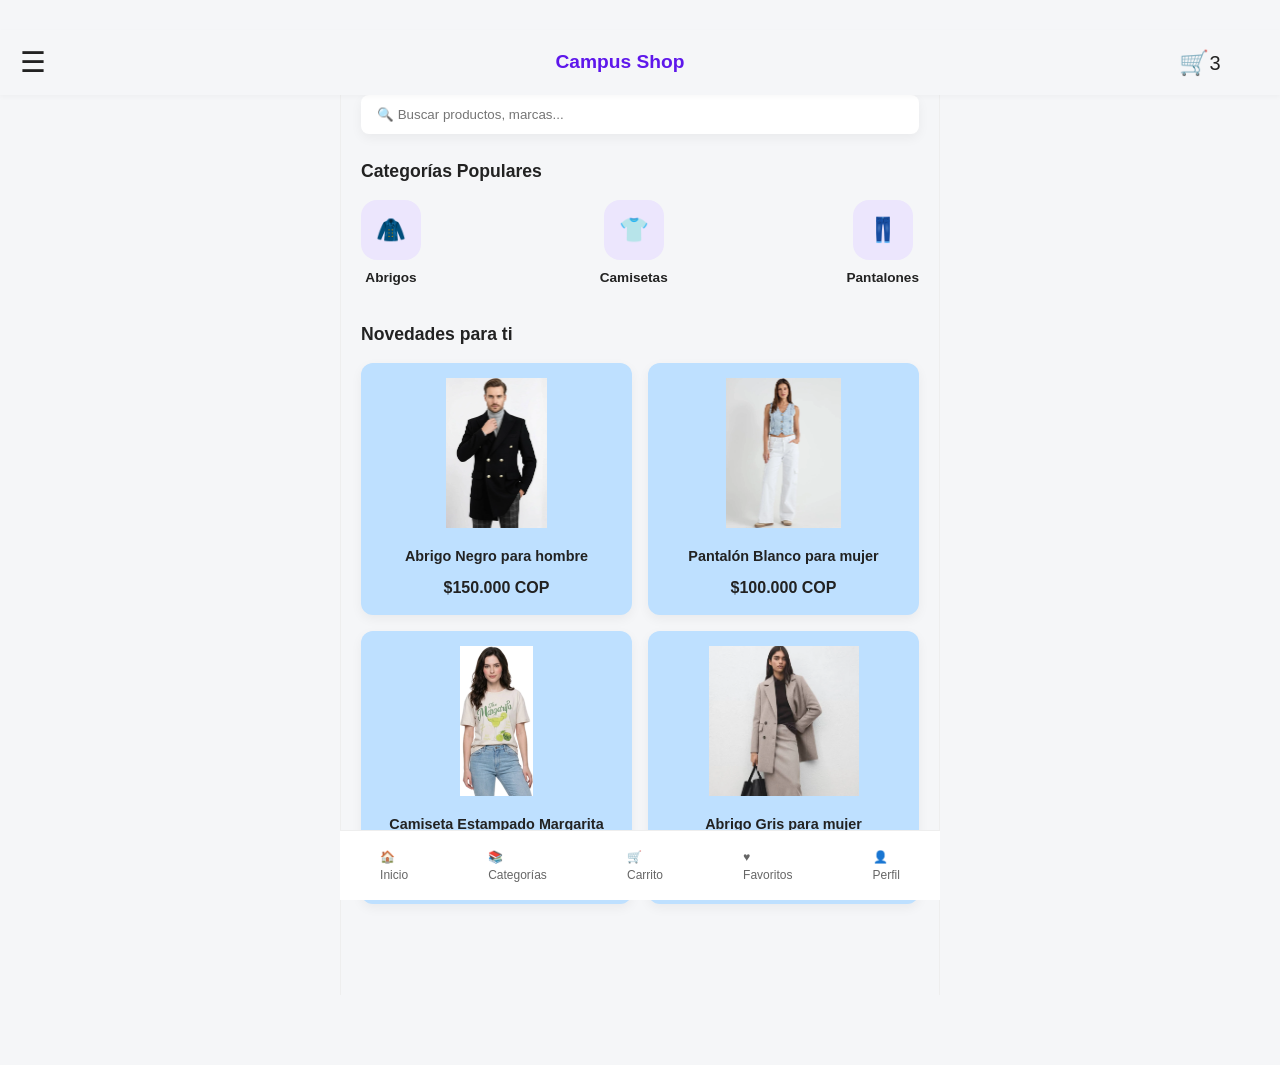
<file: index.html>
<!DOCTYPE html>
<html lang="en">
<head>
    <meta charset="UTF-8">
    <meta name="viewport" content="width=device-width, initial-scale=1.0">
    <link rel="stylesheet" href="css/base.css">
    <link rel="stylesheet" href="css/layout.css">
    <link rel="stylesheet" href="css/components.css">
    <link rel="stylesheet" href="css/responsive.css">
    <title>Campus Shop - Inicio</title>
</head>
<body>

    <header class="header-menu-lateral">
        <input type="checkbox" id="menu-lateral" class="menu-lateral-index">

        <nav class="sidebar">
            <div class="sidebar-header">
                <img src="images/139265002.png" alt="logo" class="sidebar-logo">
                <h2 class="titulo-menu">Campus Shop</h2>
                <label for="menu-lateral" class="btn-cerrar">x</label>
            </div>

            <ul class="menu-links">
                <li><a href="index.html">🏠<br>Inicio</a></li>
                <li><a href="catalogo.html">🛍️<br>Catálogo</a></li>
                <li><a href="historial.html">📦<br>Mis Pedidos</a></li>
                <li><a href="carrito.html">🛒<br>Carrito</a></li>
                <li><a href="perfil.html">👤<br>Perfil</a></li>
            </ul>
        </nav>

        <label for="menu-lateral" class="overlay"></label>
    </header>

    <header class="header-principal">
        <label for="menu-lateral" class="menu-logo">☰</label>
        <h1 class="titulo-index">Campus Shop</h1>
        <a href="carrito.html" class="carrito-logo">🛒 <sup>3</sup></a>
        <div class="header-spacer"></div>
    </header>

    <main class="main-content">
        <input type="text" class="search-bar" placeholder="🔍 Buscar productos, marcas...">

        <section>
            <h2 style="font-size: 1.1rem; margin-bottom: 16px;">Categorías Populares</h2>
            <div class="fila-categorias">
                <a href="catalogo.html#seccion-abrigos" class="tarjeta-categoria">
                    <div class="categoria-logo">🧥</div>
                    <span>Abrigos</span>
                </a>
                <a href="catalogo.html#seccion-camisetas" class="tarjeta-categoria">
                    <div class="categoria-logo">👕</div>
                    <span>Camisetas</span>
                </a>
                <a href="catalogo.html#seccion-pantalones" class="tarjeta-categoria">
                    <div class="categoria-logo">👖</div>
                    <span>Pantalones</span>
                </a>
            </div>
        </section>

        <section>
            <h2 style="font-size: 1.1rem; margin-bottom: 16px;">Novedades para ti</h2>
            <div class="productos-novedades">
                <article class="tarjeta-producto">
                    <img src="images/abrigo5.png" alt="Abrigo" class="imagen-producto">
                    <h3 class="titulo-producto">Abrigo Negro para hombre</h3>
                    <p class="precio-producto">$150.000 COP</p>
                </article>

                <article class="tarjeta-producto">
                    <img src="images/pantalon1.png" alt="Pantalon" class="imagen-producto">
                    <h3 class="titulo-producto">Pantalón Blanco para mujer</h3>
                    <p class="precio-producto">$100.000 COP</p>
                </article>

                <article class="tarjeta-producto">
                    <img src="images/camiseta3.png" alt="Camiseta" class="imagen-producto">
                    <h3 class="titulo-producto">Camiseta Estampado Margarita para mujer</h3>
                    <p class="precio-producto">$50.000 COP</p>
                </article>

                <article class="tarjeta-producto">
                    <img src="images/abrigo1.png" alt="Abrigo" class="imagen-producto">
                    <h3 class="titulo-producto">Abrigo Gris para mujer</h3>
                    <p class="precio-producto">$140.000 COP</p>
                </article>
            </div>
        </section>
    </main>

    <footer class="bottom-nav">
        <a href="index.html" class="bottom-nav-item active">🏠<br>Inicio</a>
        <a href="catalogo.html" class="bottom-nav-item">📚<br>Categorías</a>
        <a href="vacio.html" class="bottom-nav-item">🛒<br>Carrito</a>
        <a href="favoritos.html" class="bottom-nav-item">♥️<br>Favoritos</a>
        <a href="perfil.html" class="bottom-nav-item">👤<br>Perfil</a>
    </footer>
    
</body>
</html>
</file>
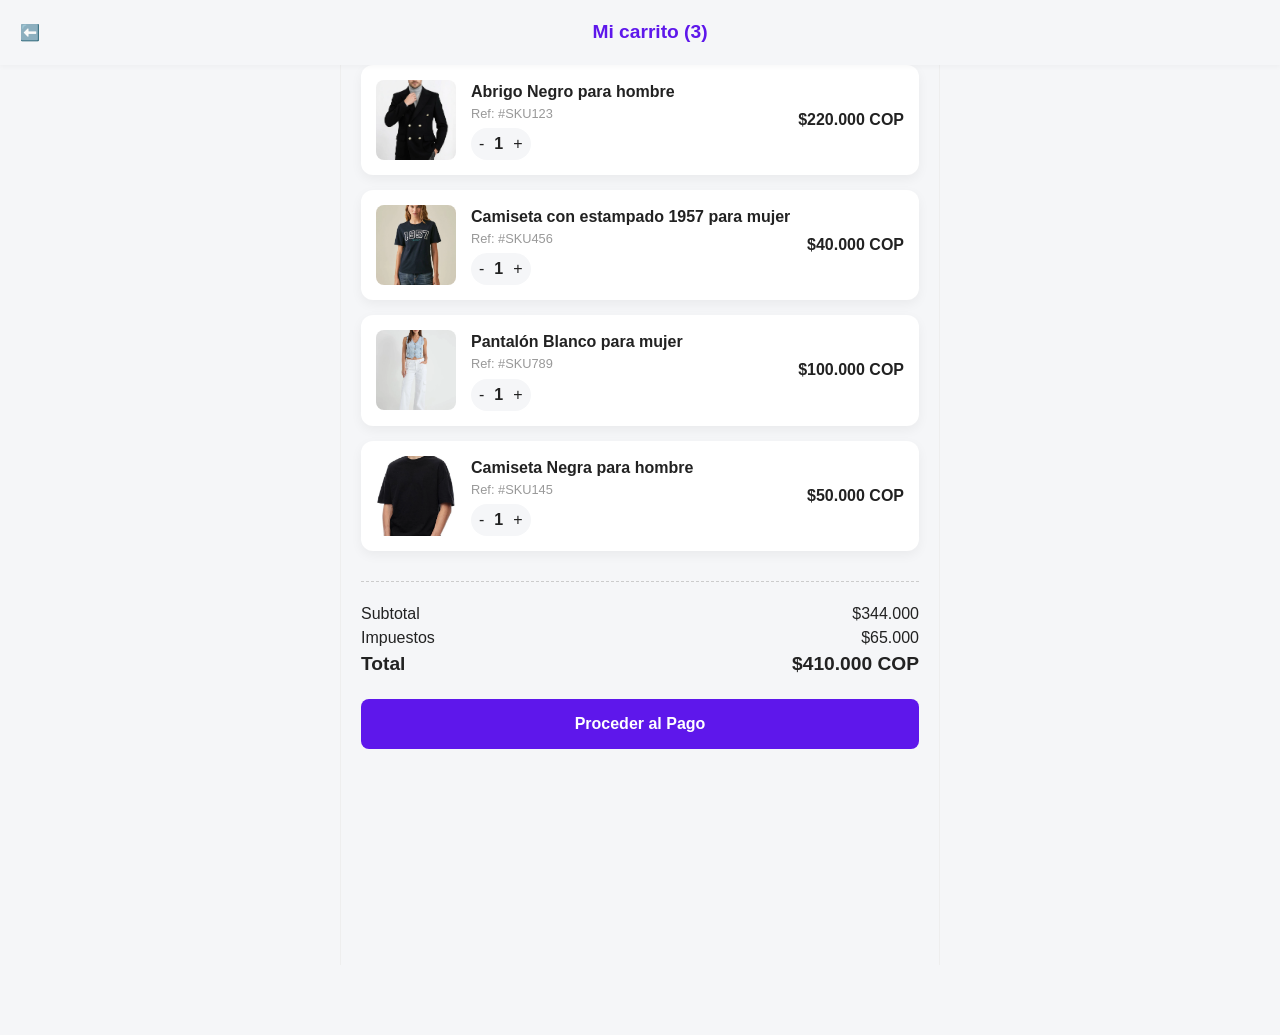
<file: carrito.html>
<!DOCTYPE html>
<html lang="en">
<head>
    <meta charset="UTF-8">
    <meta name="viewport" content="width=device-width, initial-scale=1.0">
    <link rel="stylesheet" href="css/base.css">
    <link rel="stylesheet" href="css/layout.css">
    <link rel="stylesheet" href="css/components.css">
    <link rel="stylesheet" href="css/responsive.css">
    <title>Campus Shop - Mi Carrito</title>
</head>
<body>
    <header class="header-carrito">
        <a href="index.html" class="flecha-logo">⬅️</a>
        <h2 style="margin: 20px 0;">Mi carrito (3)</h2>
    </header>

    <main class="main-content">
        <article class="cart-item"> 
            <img src="images/abrigo5.png" alt="abrigo">
            <div style="flex-grow: 1;">
                <h4>Abrigo Negro para hombre</h4>
                <p style="font-size: 0.8rem; color: #999;">Ref: #SKU123</p>
                <div class="add-controls" style="width: fit-content; margin-top: 5px;">
                    <span class="minus">-</span> <strong>1</strong> <span class="plus">+</span>
                </div>
            </div>
            <p><strong>$220.000 COP</strong></p>
        </article>

        <article class="cart-item">
            <img src="images/camiseta2.png" alt="camiseta">
            <div style="flex-grow: 1;">
                <h4>Camiseta con estampado 1957 para mujer</h4>
                <p style="font-size: 0.8rem; color: #999;">Ref: #SKU456</p>
                <div class="add-controls" style="width: fit-content; margin-top: 5px;">
                    <span class="minus">-</span> <strong>1</strong> <span class="plus">+</span>
                </div>
            </div>
            <p><strong>$40.000 COP</strong></p>
        </article>

        <article class="cart-item">
            <img src="images/pantalon1.png" alt="pantalon">
            <div style="flex-grow: 1;">
                <h4>Pantalón Blanco para mujer</h4>
                <p style="font-size: 0.8rem; color: #999;">Ref: #SKU789</p>
                <div class="add-controls" style="width: fit-content; margin-top: 5px;">
                    <span class="minus">-</span> <strong>1</strong> <span class="plus">+</span>
                </div>
            </div>
            <p><strong>$100.000 COP</strong></p>
        </article>

        <article class="cart-item">
            <img src="images/camiseta5.png" alt="camiseta">
            <div style="flex-grow: 1;">
                <h4>Camiseta Negra para hombre</h4>
                <p style="font-size: 0.8rem; color: #999;">Ref: #SKU145</p>
                <div class="add-controls" style="width: fit-content; margin-top: 5px;">
                    <span class="minus">-</span> <strong>1</strong> <span class="plus">+</span>
                </div>
            </div>
            <p><strong>$50.000 COP</strong></p>
        </article>

        <div style="margin-top: 30px; border-top: 1px dashed #ccc; padding-top: 20px;">
            <div style="display: flex; justify-content: space-between;"><span>Subtotal</span> <span>$344.000</span></div>
            <div style="display: flex; justify-content: space-between;"><span>Impuestos</span> <span>$65.000</span></div>
            <div style="display: flex; justify-content: space-between; font-size: 1.2rem; font-weight: bold; margin-bottom: 20px;">
                <span>Total</span> <span>$410.000 COP</span>
            </div>
            <a href="checkout.html"><button class="btn-pay">Proceder al Pago</button></a>
        </div>
    </main>
</body>
</html>
</file>
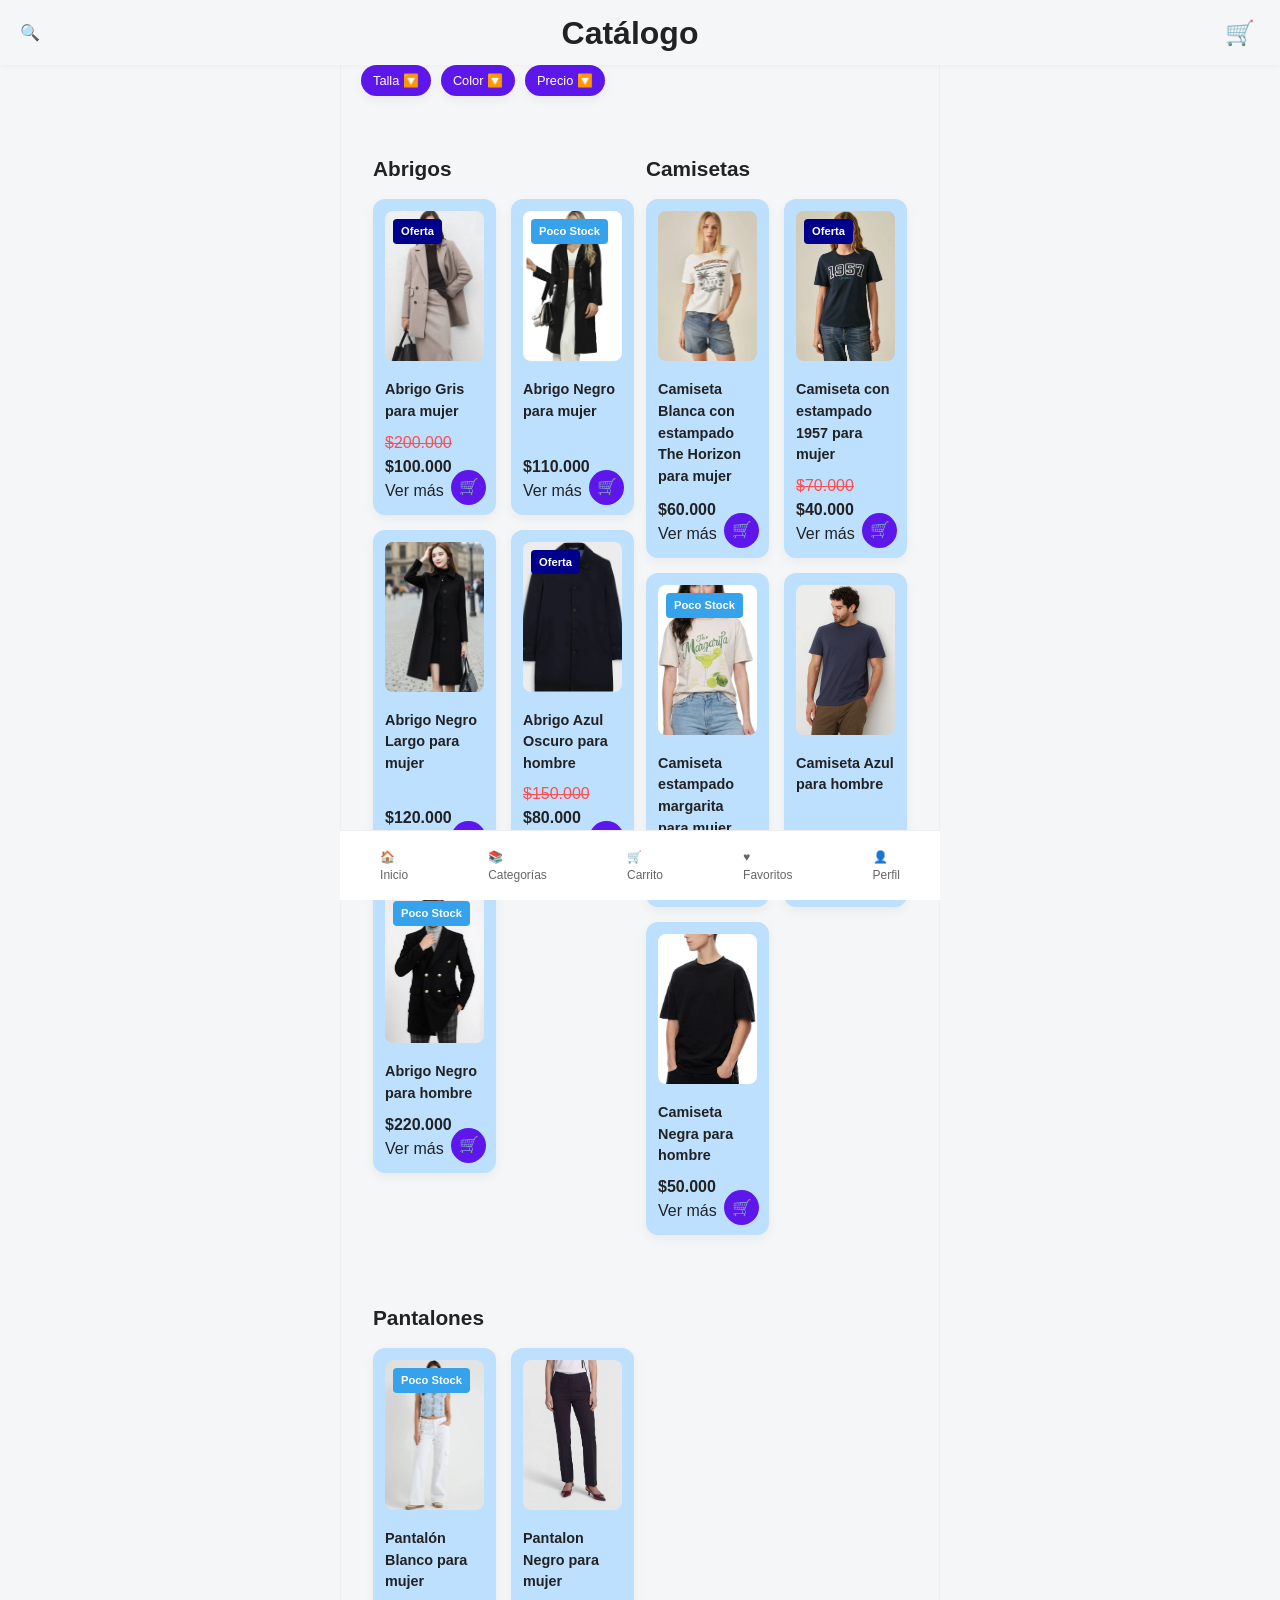
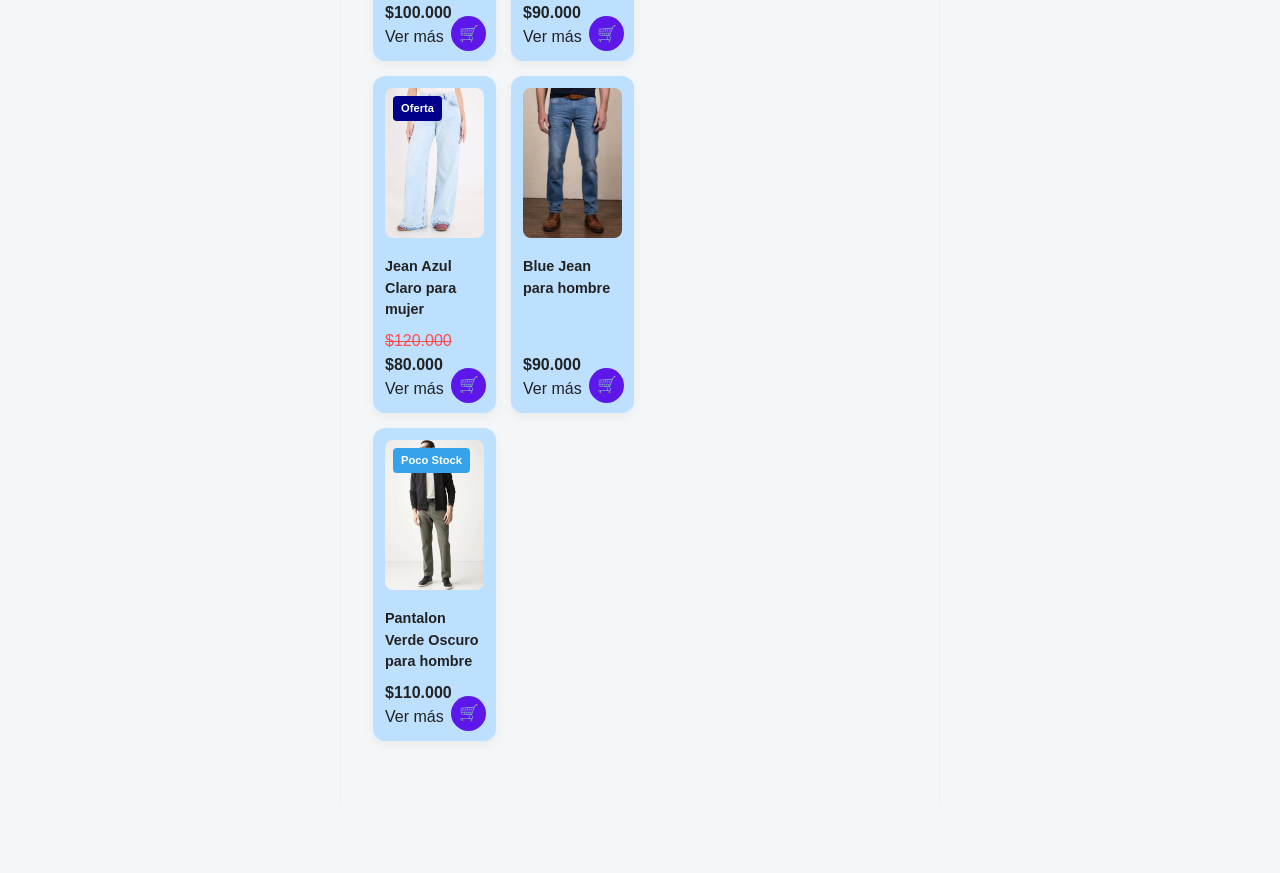
<file: catalogo.html>
<!DOCTYPE html>
<html lang="en">
<head>
    <meta charset="UTF-8">
    <meta name="viewport" content="width=device-width, initial-scale=1.0">
    <link rel="stylesheet" href="css/base.css">
    <link rel="stylesheet" href="css/layout.css">
    <link rel="stylesheet" href="css/components.css">
    <link rel="stylesheet" href="css/responsive.css">
    <title>Campus Shop - Catálogo</title>
</head>
<body>
    <header class="header-catalogo">
        <div class="buscar-logo">🔍</div>
        <h1>Catálogo</h1>
        <a href="carrito.html" class="carrito-logo">🛒</a>
    </header>

    <main class="main-content">
        <div style="display: flex; gap: 10px; margin-bottom: 20px;">
            <span style="background: var(--primary-color); color: white; padding: 6px 12px; border-radius: 20px; font-size: 0.8rem; box-shadow: var(--shadow-soft);">Talla 🔽</span>
            <span style="background: var(--primary-color); color: white; padding: 6px 12px; border-radius: 20px; font-size: 0.8rem; box-shadow: var(--shadow-soft);">Color 🔽</span>
            <span style="background: var(--primary-color); color: white; padding: 6px 12px; border-radius: 20px; font-size: 0.8rem; box-shadow: var(--shadow-soft);">Precio 🔽</span>
        </div>

        <div class="productos-catalogo">
            <section id="seccion-abrigos">
                <h2 class="titulo-categoria">Abrigos</h2>
                <div class="grid-productos">
                    <article class="tarjeta-producto-catalogo">
                        <span class="etiqueta oferta">Oferta</span>
                        <img src="images/abrigo1.png" alt="abrigo" class="imagen-producto">
                        <h3 class="titulo-producto">Abrigo Gris para mujer</h3>
                        <p class="precio-antes-producto">$200.000</p> <!-- Esto va en rojo -->
                        <p class="precio-producto">$100.000</p>
                        <a href="carrito.html" class="btn-add-cart">Añadir al carrito🛒</a>
                        <a href="producto.html">Ver más</a>
                    </article>
                    
                    <article class="tarjeta-producto-catalogo">
                        <span class="etiqueta stock">Poco Stock</span>
                        <img src="images/abrigo2.png" alt="abrigo" class="imagen-producto">
                        <h3 class="titulo-producto">Abrigo Negro para mujer</h3>
                        <p class="precio-producto">$110.000</p>
                        <a href="carrito.html" class="btn-add-cart">Añadir al carrito🛒</a>
                        <a href="producto.html">Ver más</a>
                    </article>
                    
                    <article class="tarjeta-producto-catalogo">
                        <img src="images/abrigo3.png" alt="abrigo" class="imagen-producto">
                        <h3 class="titulo-producto">Abrigo Negro Largo para mujer</h3>
                        <p class="precio-producto">$120.000</p>
                        <a href="carrito.html" class="btn-add-cart">Añadir al carrito🛒</a>
                        <a href="producto.html">Ver más</a>
                    </article>
                    
                    <article class="tarjeta-producto-catalogo">
                        <span class="etiqueta oferta">Oferta</span>
                        <img src="images/abrigo4.png" alt="abrigo" class="imagen-producto">
                        <h3 class="titulo-producto">Abrigo Azul Oscuro para hombre</h3>
                        <p class="precio-antes-producto">$150.000</p> <!-- Esto va en rojo -->
                        <p class="precio-producto">$80.000</p>
                        <a href="carrito.html" class="btn-add-cart">Añadir al carrito🛒</a>
                        <a href="producto.html">Ver más</a>
                    </article>
                    
                    <article class="tarjeta-producto-catalogo">
                        <span class="etiqueta stock">Poco Stock</span>
                        <img src="images/abrigo5.png" alt="abrigo" class="imagen-producto">
                        <h3 class="titulo-producto">Abrigo Negro para hombre</h3>
                        <p class="precio-producto">$220.000</p>
                        <a href="carrito.html" class="btn-add-cart">Añadir al carrito🛒</a>
                        <a href="producto.html">Ver más</a>
                    </article>
                </div>
                
            </section>
            
            <section id="seccion-camisetas">
                <h2 class="titulo-categoria">Camisetas</h2>
                <div class="grid-productos">
                    <article class="tarjeta-producto-catalogo">
                        <img src="images/camiseta1.png" alt="camiseta" class="imagen-producto">
                        <h3 class="titulo-producto">Camiseta Blanca con estampado The Horizon para mujer</h3>
                        <p class="precio-producto">$60.000</p>
                        <a href="carrito.html" class="btn-add-cart">Añadir al carrito🛒</a>
                        <a href="producto.html">Ver más</a>
                    </article>
                    
                    <article class="tarjeta-producto-catalogo">
                        <span class="etiqueta oferta">Oferta</span>
                        <img src="images/camiseta2.png" alt="camiseta" class="imagen-producto">
                        <h3 class="titulo-producto">Camiseta con estampado 1957 para mujer</h3>
                        <p class="precio-antes-producto">$70.000</p> <!-- Esto va en rojo -->
                        <p class="precio-producto">$40.000</p>
                        <a href="carrito.html" class="btn-add-cart">Añadir al carrito🛒</a>
                        <a href="producto.html">Ver más</a>
                    </article>
                    
                    <article class="tarjeta-producto-catalogo">
                        <span class="etiqueta stock">Poco Stock</span>
                        <img src="images/camiseta3.png" alt="camiseta" class="imagen-producto">
                        <h3 class="titulo-producto">Camiseta estampado margarita para mujer</h3>
                        <p class="precio-producto">$60.000</p>
                        <a href="carrito.html" class="btn-add-cart">Añadir al carrito🛒</a>
                        <a href="producto.html">Ver más</a>
                    </article>
                    
                    <article class="tarjeta-producto-catalogo">
                        <img src="images/camiseta4.png" alt="camiseta" class="imagen-producto">
                        <h3 class="titulo-producto">Camiseta Azul para hombre</h3>
                        <p class="precio-producto">$50.000</p>
                        <a href="carrito.html" class="btn-add-cart">Añadir al carrito🛒</a>
                        <a href="producto.html">Ver más</a>
                    </article>
                    
                    <article class="tarjeta-producto-catalogo">
                        <img src="images/camiseta5.png" alt="camiseta" class="imagen-producto">
                        <h3 class="titulo-producto">Camiseta Negra para hombre</h3>
                        <p class="precio-producto">$50.000</p>
                        <a href="carrito.html" class="btn-add-cart">Añadir al carrito🛒</a>
                        <a href="producto.html">Ver más</a>
                    </article>
                </div>
                
            </section>
            
            <section id="seccion-pantalones">
                <h2 class="titulo-categoria">Pantalones</h2>
                <div class="grid-productos">
                    <article class="tarjeta-producto-catalogo">
                        <span class="etiqueta stock">Poco Stock</span>
                        <img src="images/pantalon1.png" alt="pantalon" class="imagen-producto">
                        <h3 class="titulo-producto">Pantalón Blanco para mujer</h3>
                        <p class="precio-producto">$100.000</p>
                        <a href="carrito.html" class="btn-add-cart">Añadir al carrito🛒</a>
                        <a href="producto.html">Ver más</a>
                    </article>
                    
                    <article class="tarjeta-producto-catalogo">
                        <img src="images/pantalon2.png" alt="pantalon" class="imagen-producto">
                        <h3 class="titulo-producto">Pantalon Negro para mujer</h3>
                        <p class="precio-producto">$90.000</p>
                        <a href="carrito.html" class="btn-add-cart">Añadir al carrito🛒</a>
                        <a href="producto.html">Ver más</a>
                    </article>
                    
                    <article class="tarjeta-producto-catalogo">
                        <span class="etiqueta oferta">Oferta</span>
                        <img src="images/pantalon3.png" alt="pantalon" class="imagen-producto">
                        <h3 class="titulo-producto">Jean Azul Claro para mujer</h3>
                        <p class="precio-antes-producto">$120.000</p> <!-- Esto va en rojo -->
                        <p class="precio-producto">$80.000</p>
                        <a href="carrito.html" class="btn-add-cart">Añadir al carrito🛒</a>
                        <a href="producto.html">Ver más</a>
                    </article>
                    
                    <article class="tarjeta-producto-catalogo">
                        <img src="images/pantalon4.png" alt="pantalon" class="imagen-producto">
                        <h3 class="titulo-producto">Blue Jean para hombre</h3>
                        <p class="precio-producto">$90.000</p>
                        <a href="carrito.html" class="btn-add-cart">Añadir al carrito🛒</a>
                        <a href="producto.html">Ver más</a>
                    </article>
                    
                    <article class="tarjeta-producto-catalogo">
                        <span class="etiqueta stock">Poco Stock</span>
                        <img src="images/pantalon5.png" alt="pantalon" class="imagen-producto">
                        <h3 class="titulo-producto">Pantalon Verde Oscuro para hombre</h3>
                        <p class="precio-producto">$110.000</p>
                        <a href="carrito.html" class="btn-add-cart">Añadir al carrito🛒</a>
                        <a href="producto.html">Ver más</a>
                    </article>
                </div>
                
            </section>
            
        </div>
    </main>

    <footer class="bottom-nav">
        <a href="index.html" class="bottom-nav-item active">🏠<br>Inicio</a>
        <a href="catalogo.html" class="bottom-nav-item">📚<br>Categorías</a>
        <a href="vacio.html" class="bottom-nav-item">🛒<br>Carrito</a>
        <a href="favoritos_vacio.html" class="bottom-nav-item">♥️<br>Favoritos</a>
        <a href="perfil.html" class="bottom-nav-item">👤<br>Perfil</a>
    </footer>
    
</body>
</html>
</file>
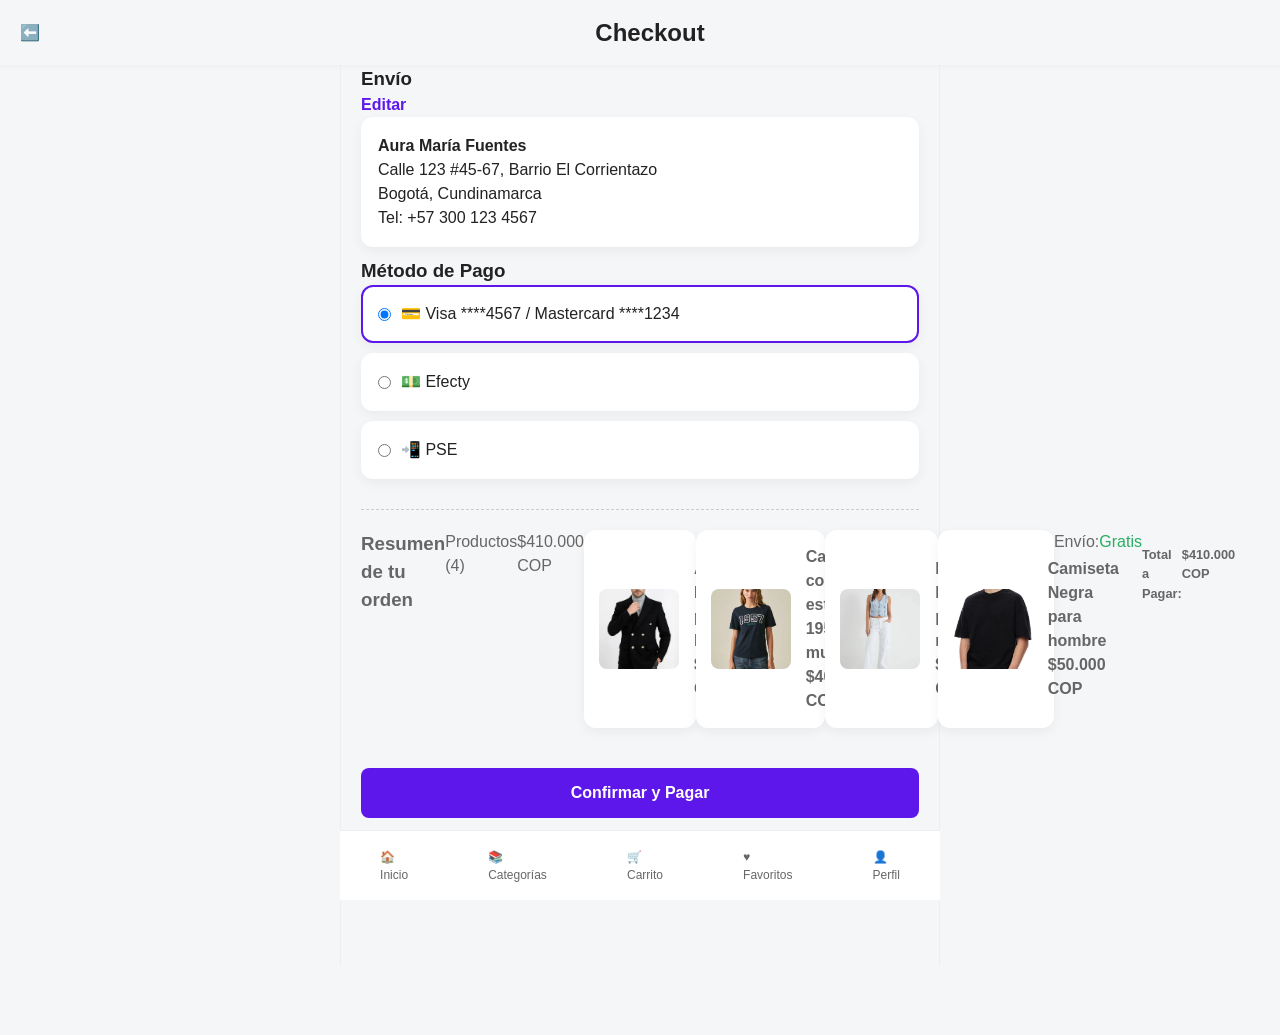
<file: checkout.html>
<!DOCTYPE html>
<html lang="en">
<head>
    <meta charset="UTF-8">
    <meta name="viewport" content="width=device-width, initial-scale=1.0">
    <link rel="stylesheet" href="css/base.css">
    <link rel="stylesheet" href="css/layout.css">
    <link rel="stylesheet" href="css/components.css">
    <link rel="stylesheet" href="css/responsive.css">
    <title>Campus Shop - Checkout</title>
</head>
<body>
    <header class="header-checkout">
        <a href="carrito.html" class="flecha-logo">⬅️</a>
        <h2 style="margin: 0; flex-grow: 1; text-align: center;">Checkout</h2>
    </header>

    <main class="main-content">
        <section class="checkout-section">
            <input type="checkbox" id="editar" style="display: none;" class="input-oculto">
            <div class="checkout-content">
                <h3>Envío</h3>
                <label for="editar" class="btn-edit">Editar</label>
            </div>
            <div class="tarjeta-checkout info-actual">
                <p><strong>Aura María Fuentes</strong></p>
                <p>Calle 123 #45-67, Barrio El Corrientazo</p>
                <p>Bogotá, Cundinamarca</p>
                <p>Tel: +57 300 123 4567</p>
            </div>
        
            <div class="formulario-edicion">
                <form>
                    <h4>Nombre Completo</h4>
                    <input type="text" placeholder="Ingresa tu nombre completo" class="input-checkout">
                    <h4>Dirección</h4>
                    <input type="text" placeholder="Ingresa tu dirección" class="input-checkout">
                    <h4>Ciudad</h4>
                    <input type="text" placeholder="Ingresa tu ciudad" class="input-checkout">
                    <h4>Teléfono</h4>
                    <input type="tel" placeholder="Ingresa tu teléfono" class="input-checkout">
                    <label for="editar" class="btn-save">Guardar cambios</label>
                </form>
            </div>

            <section class="checkout-section">
                <div class="checkout-content">
                    <h3>Método de Pago</h3>
                </div>
                <div class="tarjeta-checkout payment-option selected">
                    <input type="radio" name="pago" id="visa" checked>
                    <label for="visa">💳 Visa ****4567 / Mastercard ****1234</label>
                </div>
                <div class="tarjeta-checkout payment-option">
                    <input type="radio" name="pago" id="efecty">
                    <label for="efecty">💵 Efecty</label>
                </div>
                <div class="tarjeta-checkout payment-option">
                    <input type="radio" name="pago" id="efecty">
                    <label for="efecty">📲 PSE</label>
                </div>
            </section>

            <section class="resumen-final">
                <div class="fila-resumen">
                    <h3>Resumen de tu orden</h3>
                    <span>Productos (4)</span>
                    <span>$410.000 COP</span>
                    
                    <div class="cart-item">
                        <img src="images/abrigo5.png" alt="abrigo">
                        <div style="flex-grow: 1;">
                            <h4>Abrigo Negro para hombre</h4>
                            <p><strong>$220.000 COP</strong></p>
                        </div>
                    </div>
                    
                    <div class="cart-item">
                        <img src="images/camiseta2.png" alt="camiseta">
                        <div style="flex-grow: 1;">
                            <h4>Camiseta con estampado 1957 para mujer</h4>
                            <p><strong>$40.000 COP</strong></p>
                        </div>
                    </div>

                    <div class="cart-item">
                        <img src="images/pantalon1.png" alt="pantalon">
                        <div style="flex-grow: 1;">
                            <h4>Pantalón Blanco para mujer</h4>
                            <p><strong>$100.000 COP</strong></p>
                        </div>
                    </div>

                    <div class="cart-item">
                        <img src="images/camiseta5.png" alt="camiseta">
                        <div style="flex-grow: 1;">
                            <h4>Camiseta Negra para hombre</h4>
                            <p><strong>$50.000 COP</strong></p>
                        </div>
                    </div>
                    
                    <div class="fila-resumen">
                        <span>Envío:</span>
                        <span style="color: #27ae60;">Gratis</span>
                    </div>
                    
                    <div class="fila-resumen total">
                        <span>Total a Pagar:</span>
                        <span>$410.000 COP</span>
                    </div>
                </div>
            </section>
        </section>
        <button class="btn-pay">Confirmar y Pagar</button>
    </main>

    <footer class="bottom-nav">
        <a href="index.html" class="bottom-nav-item active">🏠<br>Inicio</a>
        <a href="catalogo.html" class="bottom-nav-item">📚<br>Categorías</a>
        <a href="vacio.html" class="bottom-nav-item">🛒<br>Carrito</a>
        <a href="#favoritos" class="bottom-nav-item">♥️<br>Favoritos</a>
        <a href="perfil.html" class="bottom-nav-item">👤<br>Perfil</a>
    </footer>
</body>
</html>
</file>
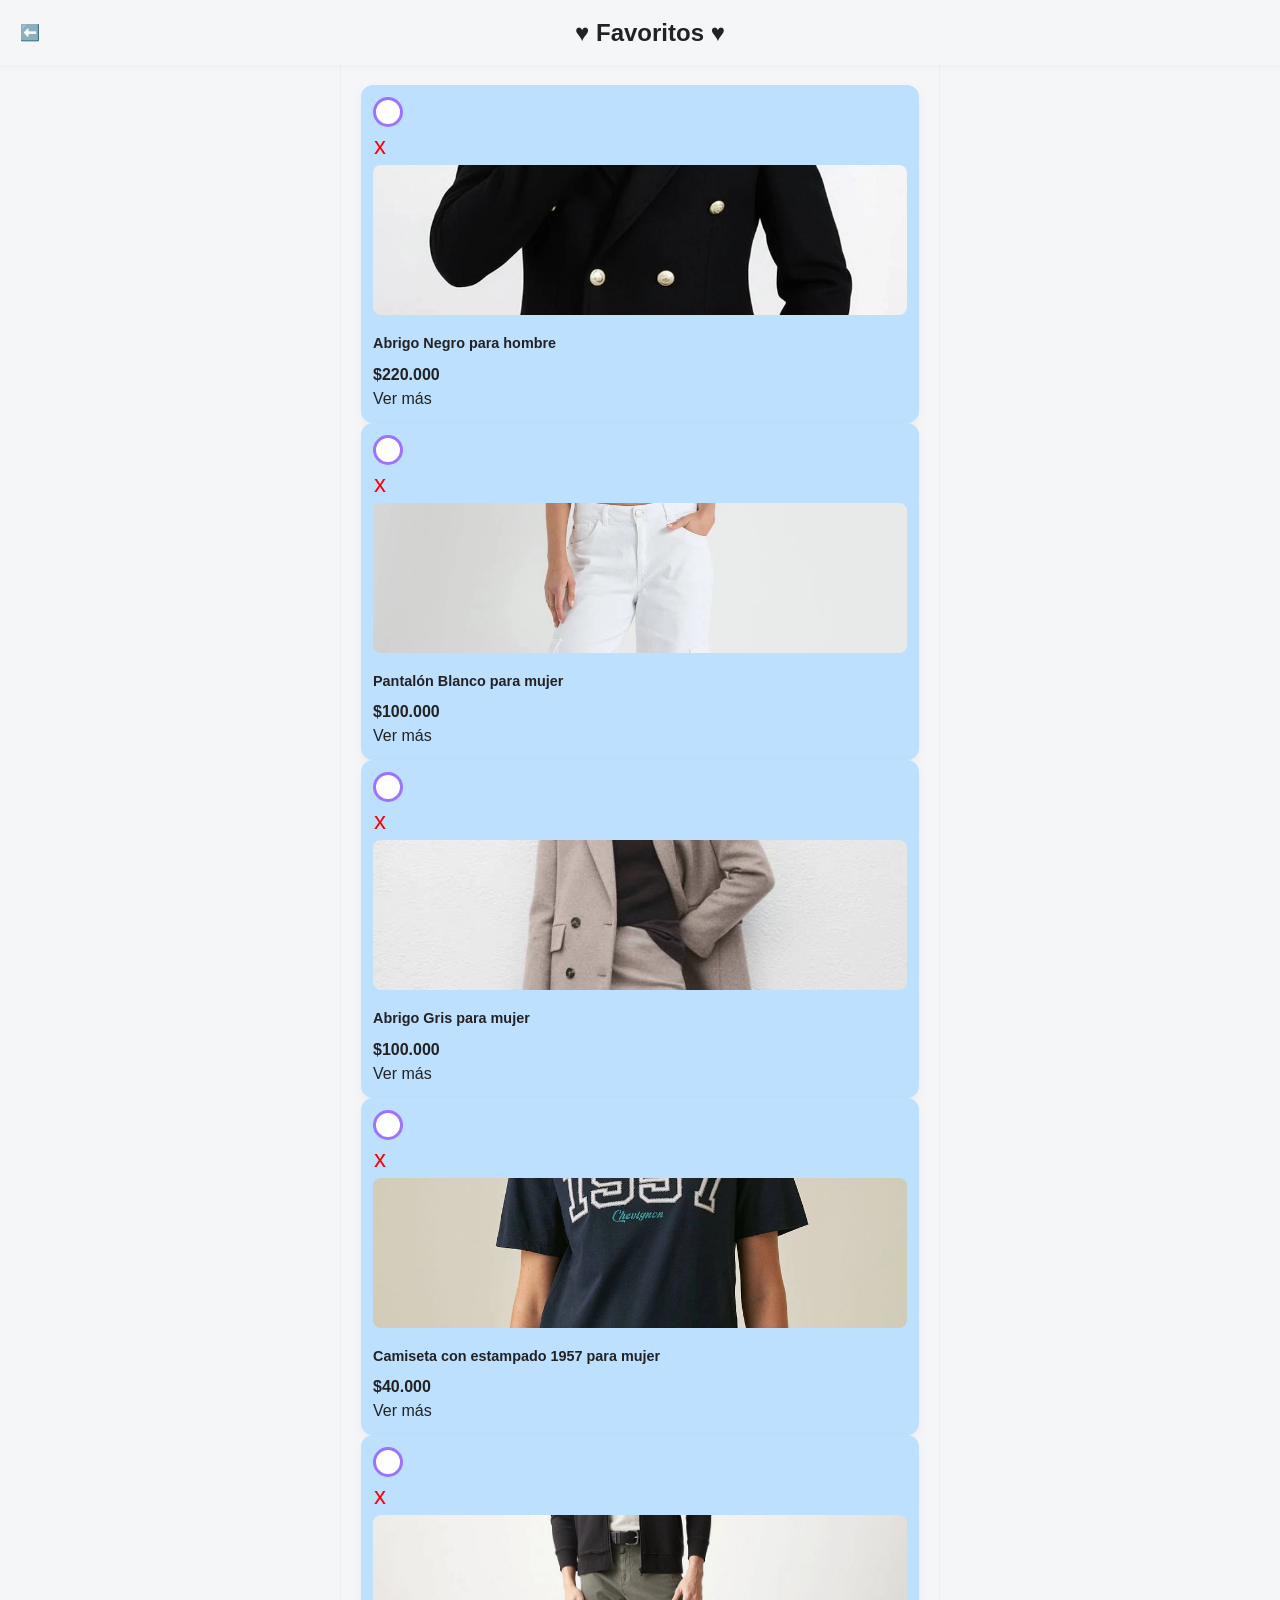
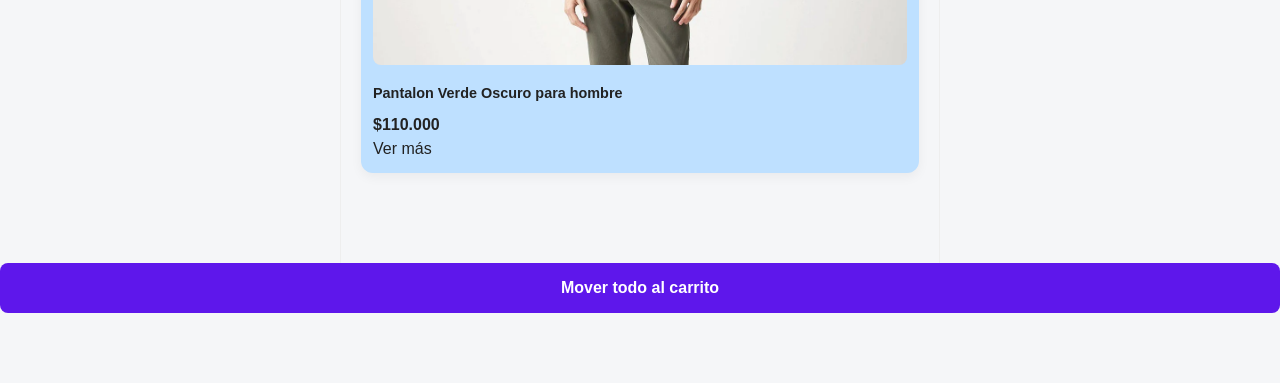
<file: favoritos.html>
<!DOCTYPE html>
<html lang="en">
<head>
    <meta charset="UTF-8">
    <meta name="viewport" content="width=device-width, initial-scale=1.0">
    <link rel="stylesheet" href="css/layout.css">
    <link rel="stylesheet" href="css/base.css">
    <link rel="stylesheet" href="css/components.css">
    <link rel="stylesheet" href="css/responsive.css">
    <title>Campus Shop - Favoritos</title>
</head>
<body>
    <header class="header-principal">
        <a href="index.html" class="flecha-logo">⬅️</a>
        <h2 style="margin: 0; flex-grow: 1; text-align: center;">♥️ Favoritos ♥️</h2>
    </header>

    <main>
        <article class="tarjeta-producto-catalogo">
            <span class="etiqueta-favoritos"></span>
            <label for="menu-lateral" class="btn-cerrar-fav">x</label>
            <img src="images/abrigo5.png" alt="abrigo" class="imagen-producto">
            <h3 class="titulo-producto">Abrigo Negro para hombre</h3>
            <p class="precio-producto">$220.000</p>
            <a href="producto.html">Ver más</a>
        </article>

        <article class="tarjeta-producto-catalogo">
            <span class="etiqueta-favoritos"></span>
            <label for="menu-lateral" class="btn-cerrar-fav">x</label>
            <img src="images/pantalon1.png" alt="pantalon" class="imagen-producto">
            <h3 class="titulo-producto">Pantalón Blanco para mujer</h3>
            <p class="precio-producto">$100.000</p>
            <a href="producto.html">Ver más</a>
        </article>

        <article class="tarjeta-producto-catalogo">
            <span class="etiqueta-favoritos"></span>
            <label for="menu-lateral" class="btn-cerrar-fav">x</label>
            <img src="images/abrigo1.png" alt="abrigo" class="imagen-producto">
            <h3 class="titulo-producto">Abrigo Gris para mujer</h3>
            <p class="precio-producto">$100.000</p>
            <a href="producto.html">Ver más</a>
        </article>

        <article class="tarjeta-producto-catalogo">
            <span class="etiqueta-favoritos"></span>
            <label for="menu-lateral" class="btn-cerrar-fav">x</label>
            <img src="images/camiseta2.png" alt="camiseta" class="imagen-producto">
            <h3 class="titulo-producto">Camiseta con estampado 1957 para mujer</h3>
            <p class="precio-producto">$40.000</p>
            <a href="producto.html">Ver más</a>
        </article>

        <article class="tarjeta-producto-catalogo">
            <span class="etiqueta-favoritos"></span>
            <label for="menu-lateral" class="btn-cerrar-fav">x</label>
            <img src="images/pantalon5.png" alt="pantalon" class="imagen-producto">
            <h3 class="titulo-producto">Pantalon Verde Oscuro para hombre</h3>
            <p class="precio-producto">$110.000</p>
            <a href="producto.html">Ver más</a>
        </article>
    </main>

    <footer>
        <button class="btn-pay"><a href="carrito.html">Mover todo al carrito</a></button>
    </footer>
</body>
</html>
</file>
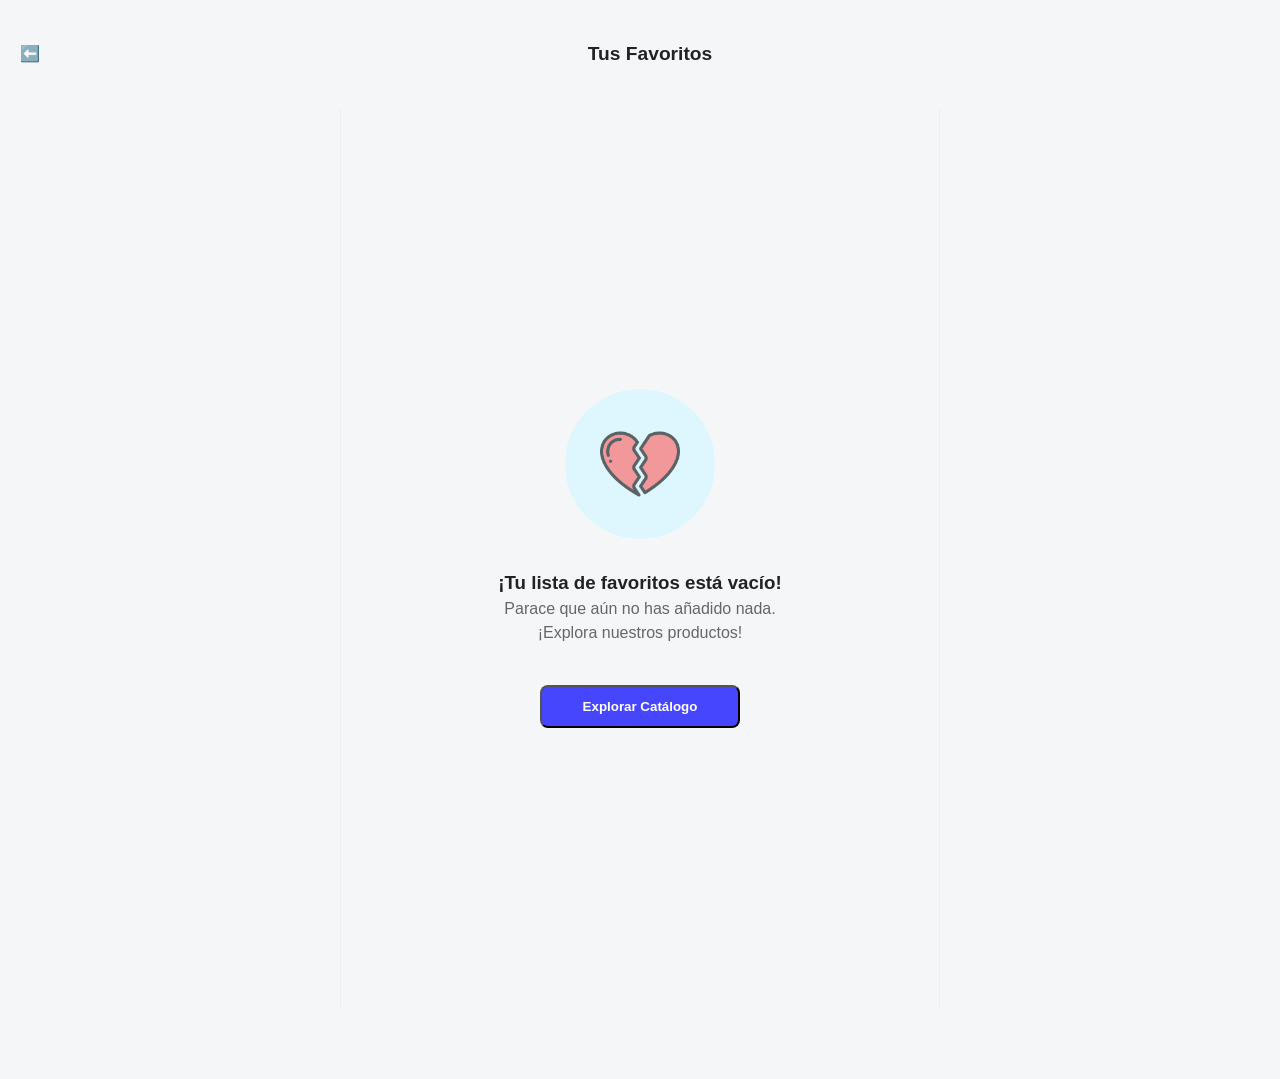
<file: favoritos_vacio.html>
<!DOCTYPE html>
<html lang="en">
<head>
    <meta charset="UTF-8">
    <meta name="viewport" content="width=device-width, initial-scale=1.0">
    <link rel="stylesheet" href="css/base.css">
    <link rel="stylesheet" href="css/layout.css">
    <link rel="stylesheet" href="css/components.css">
    <link rel="stylesheet" href="css/responsive.css">
    <title>Campus Shop - Favoritos vacío</title>
</head>
<body>
    <header class="carrito-vacio-header">
        <a href="index.html" class="flecha-logo">⬅️</a>
        <h2 style="margin: 20px 0;">Tus Favoritos</h2>
    </header>

    <main class="carrito-vacio-container">
        <div class="img-circulo">
            <img src="images/corazonvacio.png" alt="carrito_vacio">
        </div>
        <h3>¡Tu lista de favoritos está vacío!</h3>
        <p>Parace que aún no has añadido nada. ¡Explora nuestros productos!</p>
        <a href="catalogo.html"><button class="boton-ver-catalogo">Explorar Catálogo</button></a>
    </main>
</body>
</html>
</file>
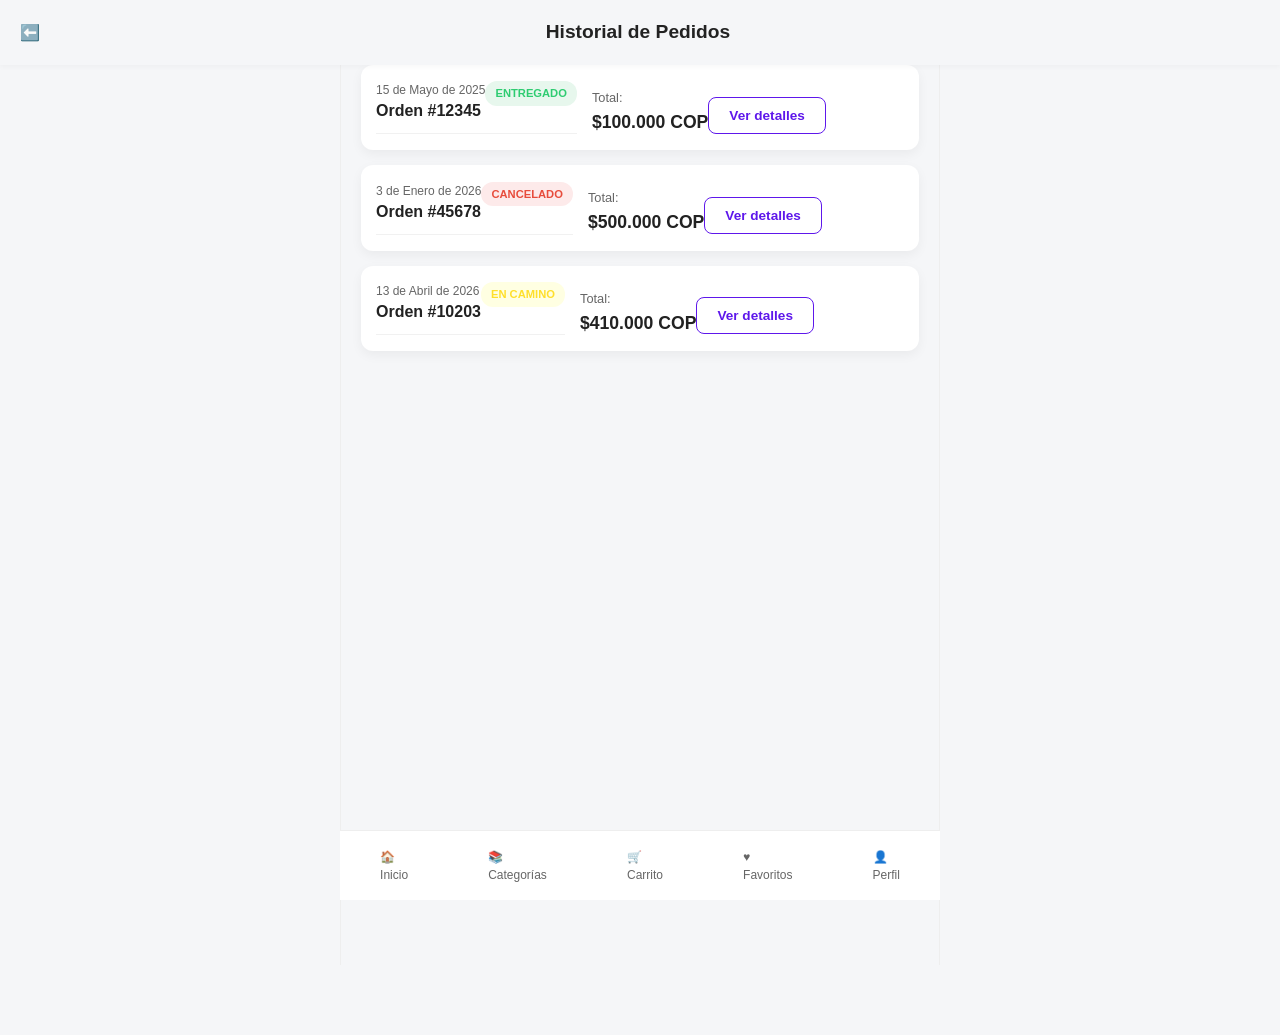
<file: historial.html>
<!DOCTYPE html>
<html lang="en">
<head>
    <meta charset="UTF-8">
    <meta name="viewport" content="width=device-width, initial-scale=1.0">
    <link rel="stylesheet" href="css/base.css">
    <link rel="stylesheet" href="css/layout.css">
    <link rel="stylesheet" href="css/components.css">
    <link rel="stylesheet" href="css/responsive.css">
    <title>Campus Shop - Historial de Pedidos</title>
</head>
<body>
    <header class="header-principal">
        <a href="perfil.html" class="flecha-logo">⬅️</a>
        <h2 style="font-size: 1.2rem; color: var(--text-main);">Historial de Pedidos</h2>
        <div style="width: 24px;"></div>
    </header>

    <main class="main-content">
        <div class="body-pedido">
            <div class="tarjeta-pedido">
                <div class="pedido-header">
                    <div>
                        <p class="fecha-pedido">15 de Mayo de 2025</p>
                        <p class="id-pedido">Orden #12345</p>
                    </div>
                    <span class="etiqueta-historial entregado">Entregado</span>
                </div>
                
                <div class="pedido-info-footer">
                    <div class="total">
                        <span>Total:</span>
                        <p>$100.000 COP</p>
                    </div>
                    <br>
                    <button class="btn-pedido">Ver detalles</button>
                </div>
            </div>

            <div class="tarjeta-pedido">
                <div class="pedido-header">
                    <div>
                        <p class="fecha-pedido">3 de Enero de 2026</p>
                        <p class="id-pedido">Orden #45678</p>
                    </div>
                    <span class="etiqueta-historial cancelado">Cancelado</span>
                </div>
                
                <div class="pedido-info-footer">
                    <div class="total">
                        <span>Total:</span>
                        <p>$500.000 COP</p>
                    </div>
                    <button class="btn-pedido">Ver detalles</button>
                </div>
            </div>

            <div class="tarjeta-pedido">
                <div class="pedido-header">
                    <div>
                        <p class="fecha-pedido">13 de Abril de 2026</p>
                        <p class="id-pedido">Orden #10203</p>
                    </div>
                    <span class="etiqueta-historial camino">En camino</span>
                </div>

                <div class="pedido-info-footer">
                    <div class="total">
                        <span>Total:</span>
                        <p>$410.000 COP</p>
                    </div>
                    <button class="btn-pedido">Ver detalles</button>
                </div>
            </div>
        </div>
    </main>

    <footer class="bottom-nav">
        <a href="index.html" class="bottom-nav-item active">🏠<br>Inicio</a>
        <a href="catalogo.html" class="bottom-nav-item">📚<br>Categorías</a>
        <a href="vacio.html" class="bottom-nav-item">🛒<br>Carrito</a>
        <a href="#favoritos" class="bottom-nav-item">♥️<br>Favoritos</a>
        <a href="perfil.html" class="bottom-nav-item">👤<br>Perfil</a>
    </footer>
</body>
</html>
</file>
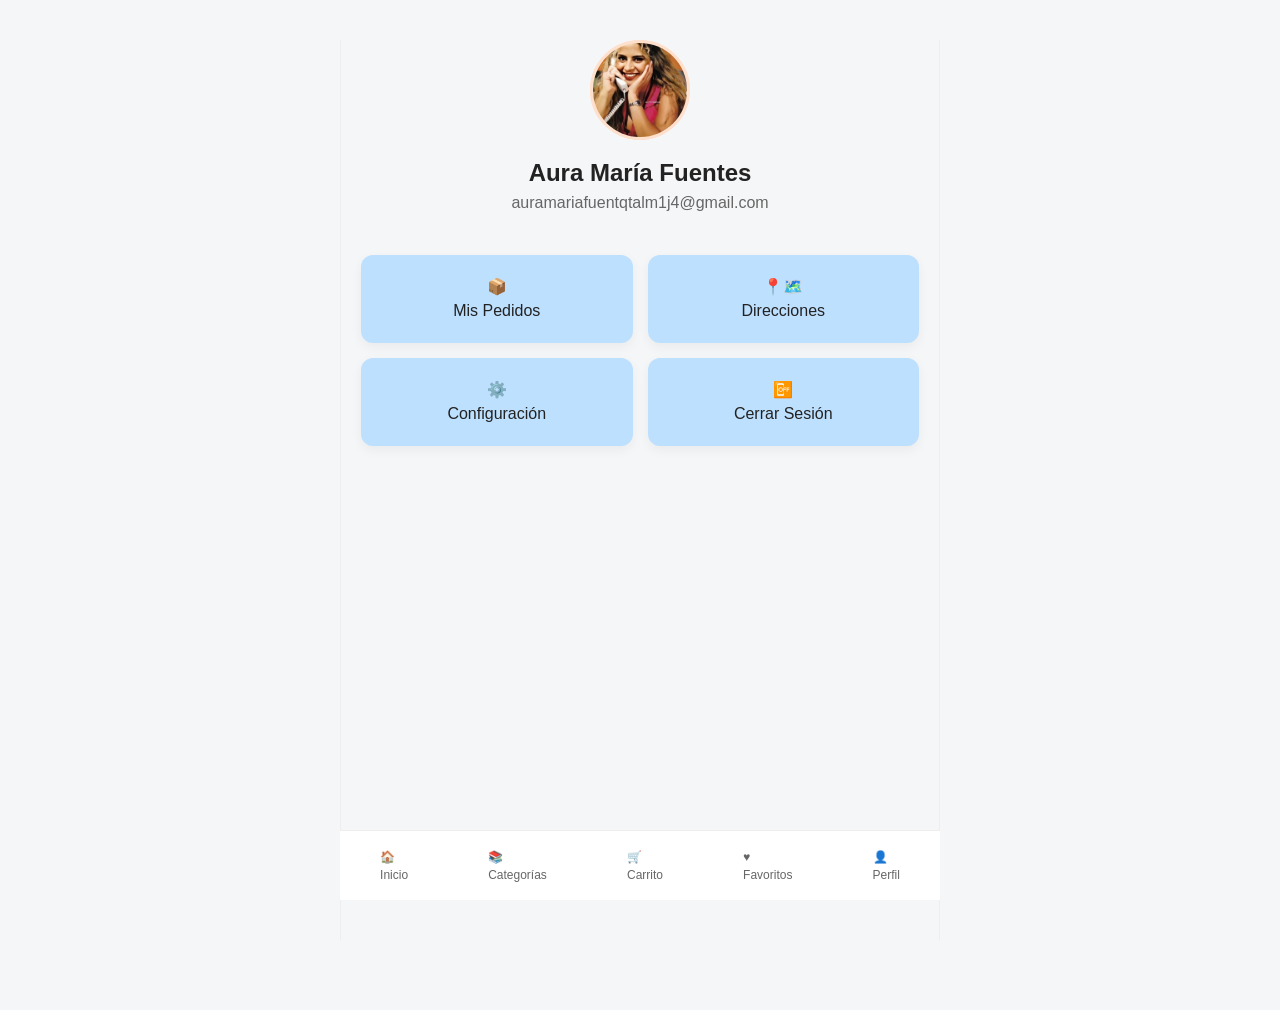
<file: perfil.html>
<!DOCTYPE html>
<html lang="en">
<head>
    <meta charset="UTF-8">
    <meta name="viewport" content="width=device-width, initial-scale=1.0">
    <link rel="stylesheet" href="css/base.css">
    <link rel="stylesheet" href="css/layout.css">
    <link rel="stylesheet" href="css/components.css">
    <link rel="stylesheet" href="css/responsive.css">
    <title>Campus Shop - Mi Perfil</title>
</head>
<body>
    <main class="main-content" style="text-align: center;">
        <div style="margin: 40px 0;">
            <div style="width: 100px; height: 100px; background: #ffe0cc; border-radius: 50%; margin: 0 auto; display: flex; align-items: center; text-align: center; font-size: 3rem;">
                <img src="images/AURAMARIAPO45RWJ4BRAIRCDQRSRXEYFS5A.jpg" alt="foto_perfil" class="foto-perfil">
            </div>
            <h2 style="margin-top: 15px;">Aura María Fuentes</h2>
            <p style="color: var(--text-muted);">auramariafuentqtalm1j4@gmail.com</p>
        </div>

        <div class="opciones-perfil">
            <a href="historial.html" class="caja-perfil">📦<br>Mis Pedidos</a>
            <div class="caja-perfil">📍🗺️<br>Direcciones</div>
            <div class="caja-perfil">⚙️<br>Configuración</div>
            <div class="caja-perfil">📴<br>Cerrar Sesión</div>
        </div>
    </main>

    <footer class="bottom-nav">
        <a href="index.html" class="bottom-nav-item active">🏠<br>Inicio</a>
        <a href="catalogo.html" class="bottom-nav-item">📚<br>Categorías</a>
        <a href="vacio.html" class="bottom-nav-item">🛒<br>Carrito</a>
        <a href="favoritos.html" class="bottom-nav-item">♥️<br>Favoritos</a>
        <a href="perfil.html" class="bottom-nav-item">👤<br>Perfil</a>
    </footer>
</body>
</html>
</file>
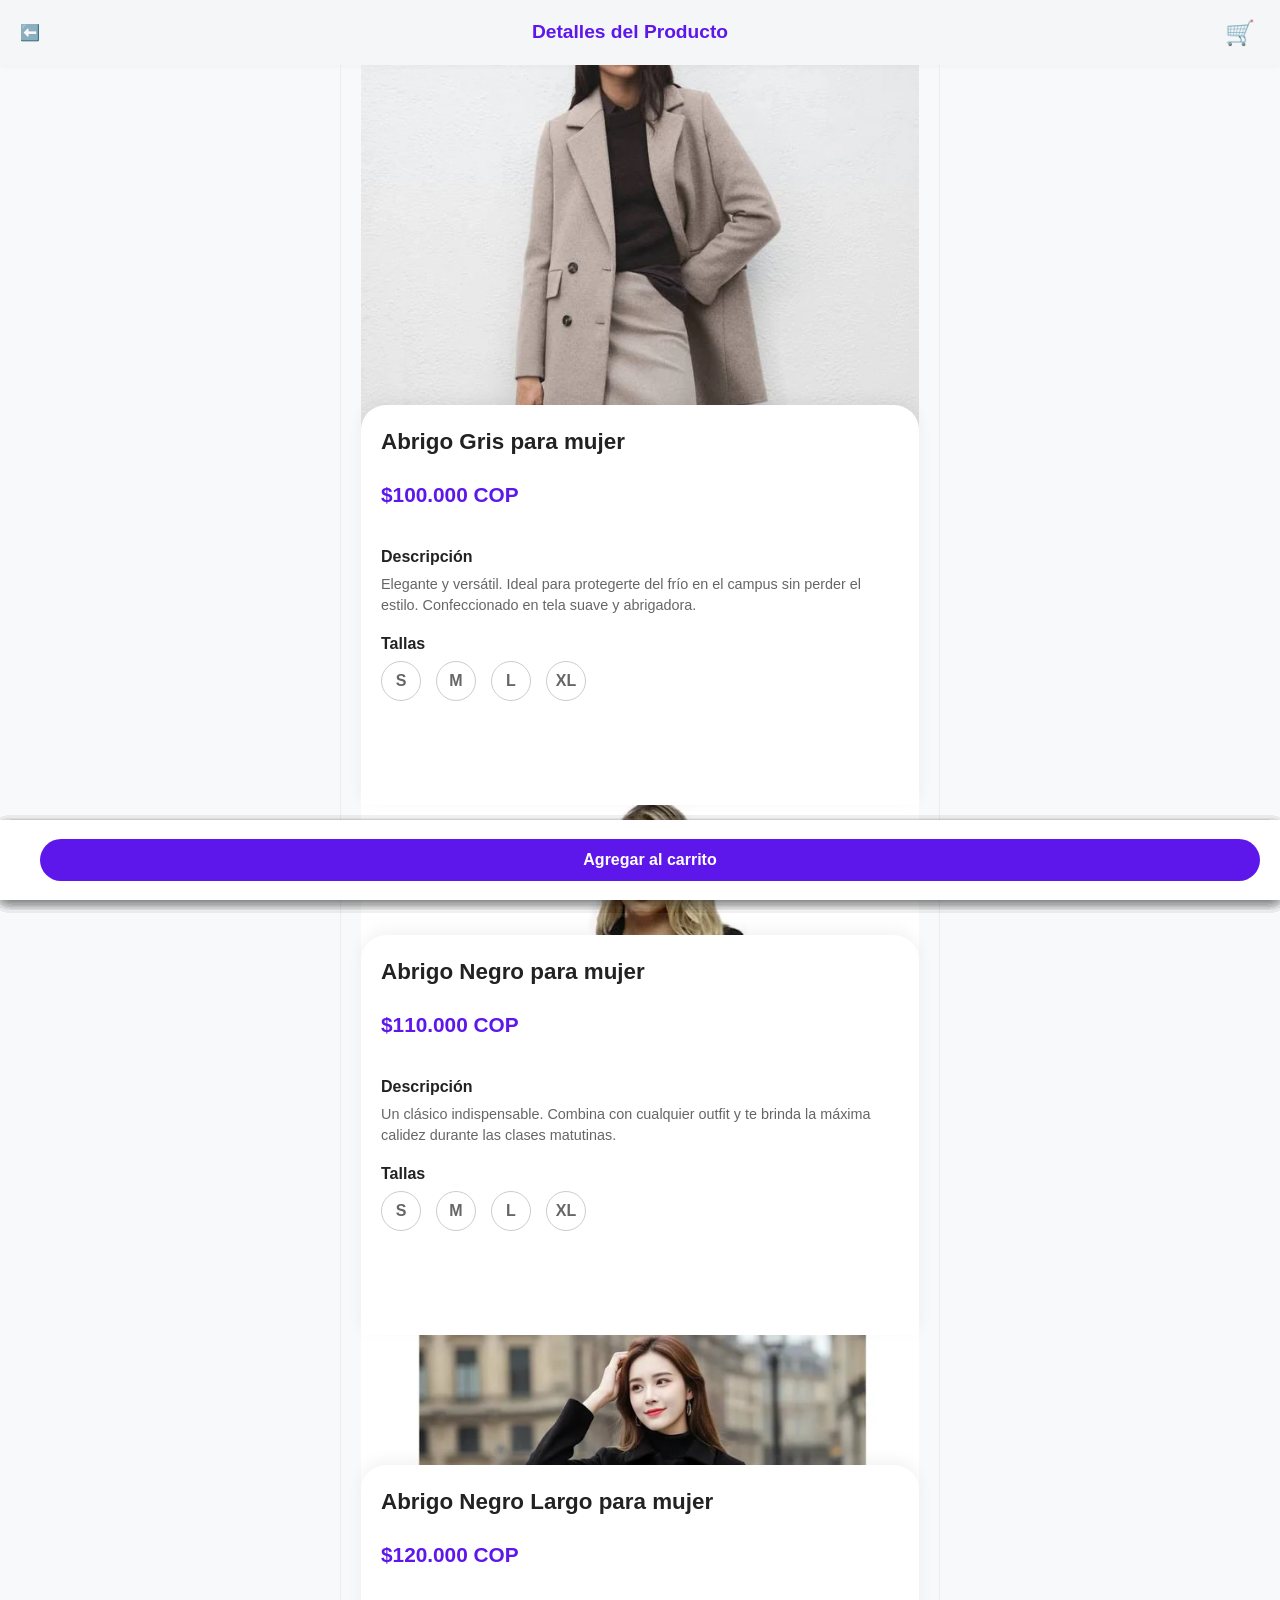
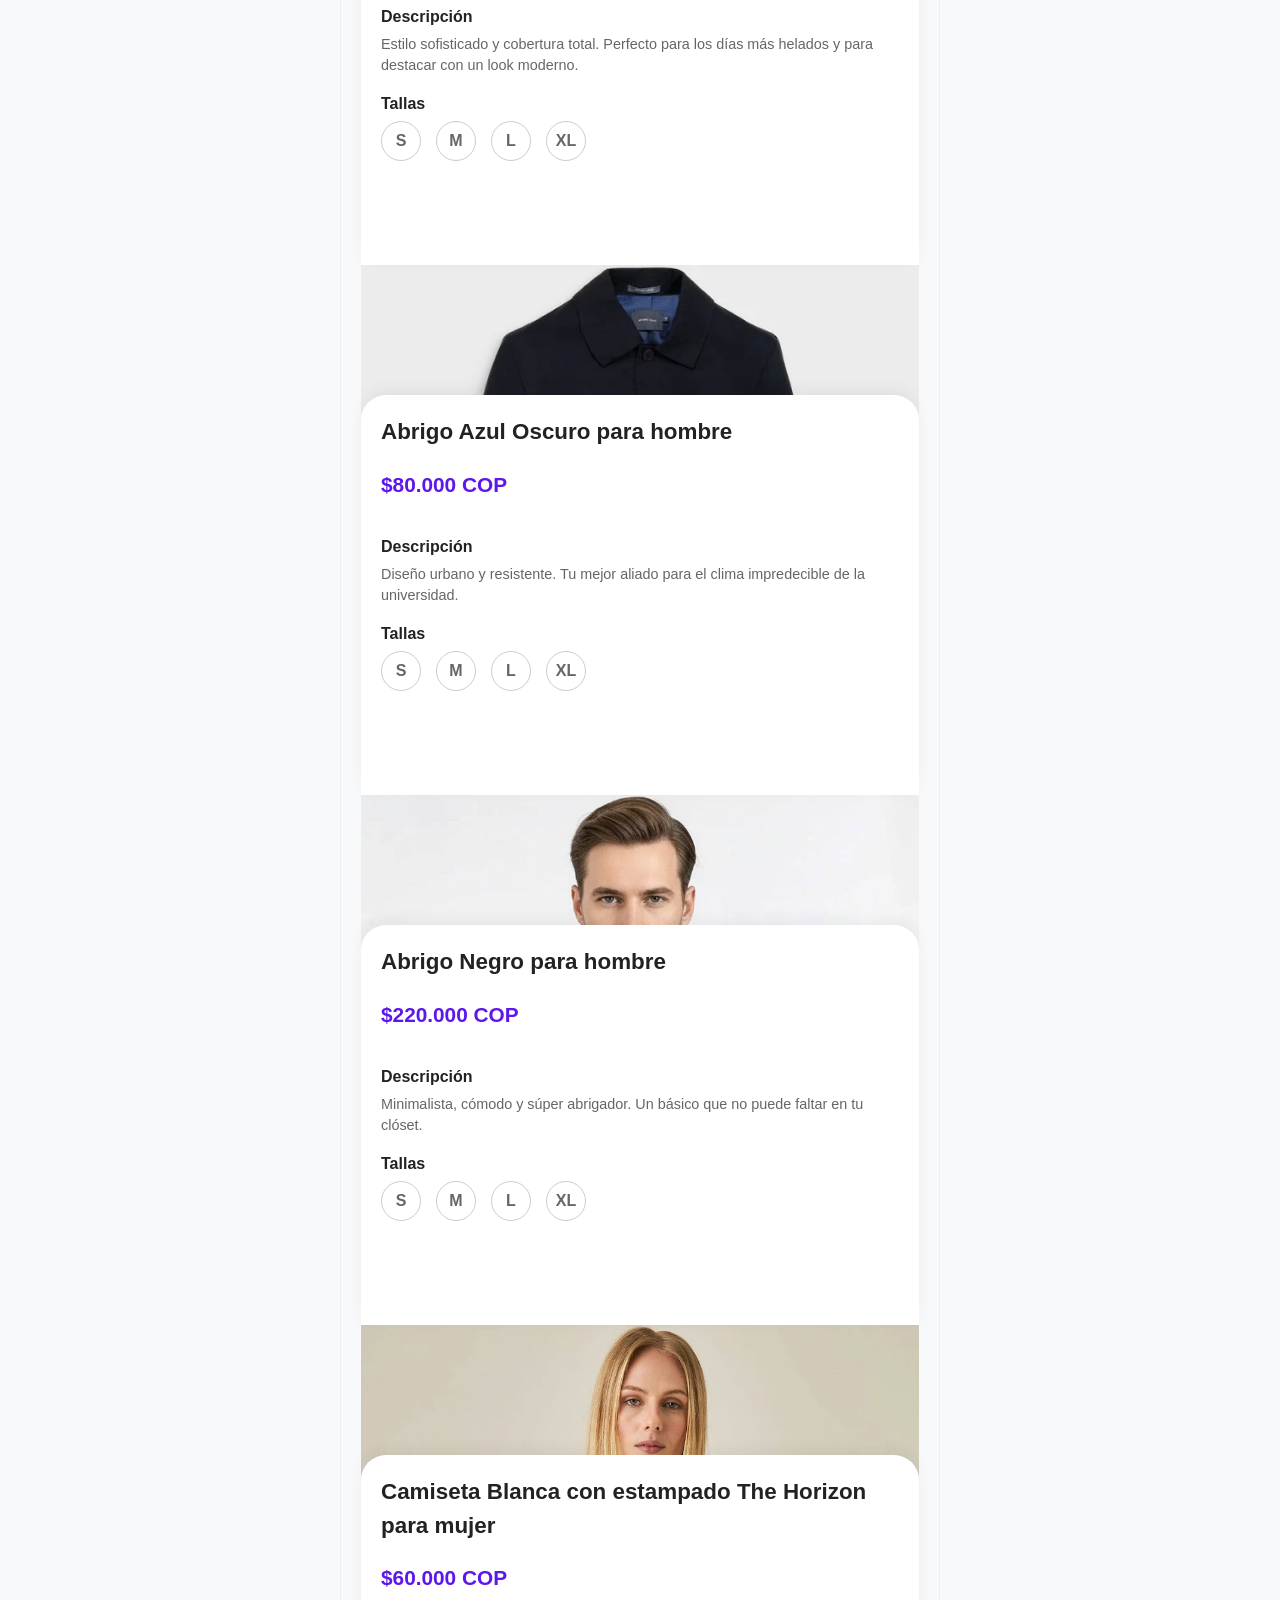
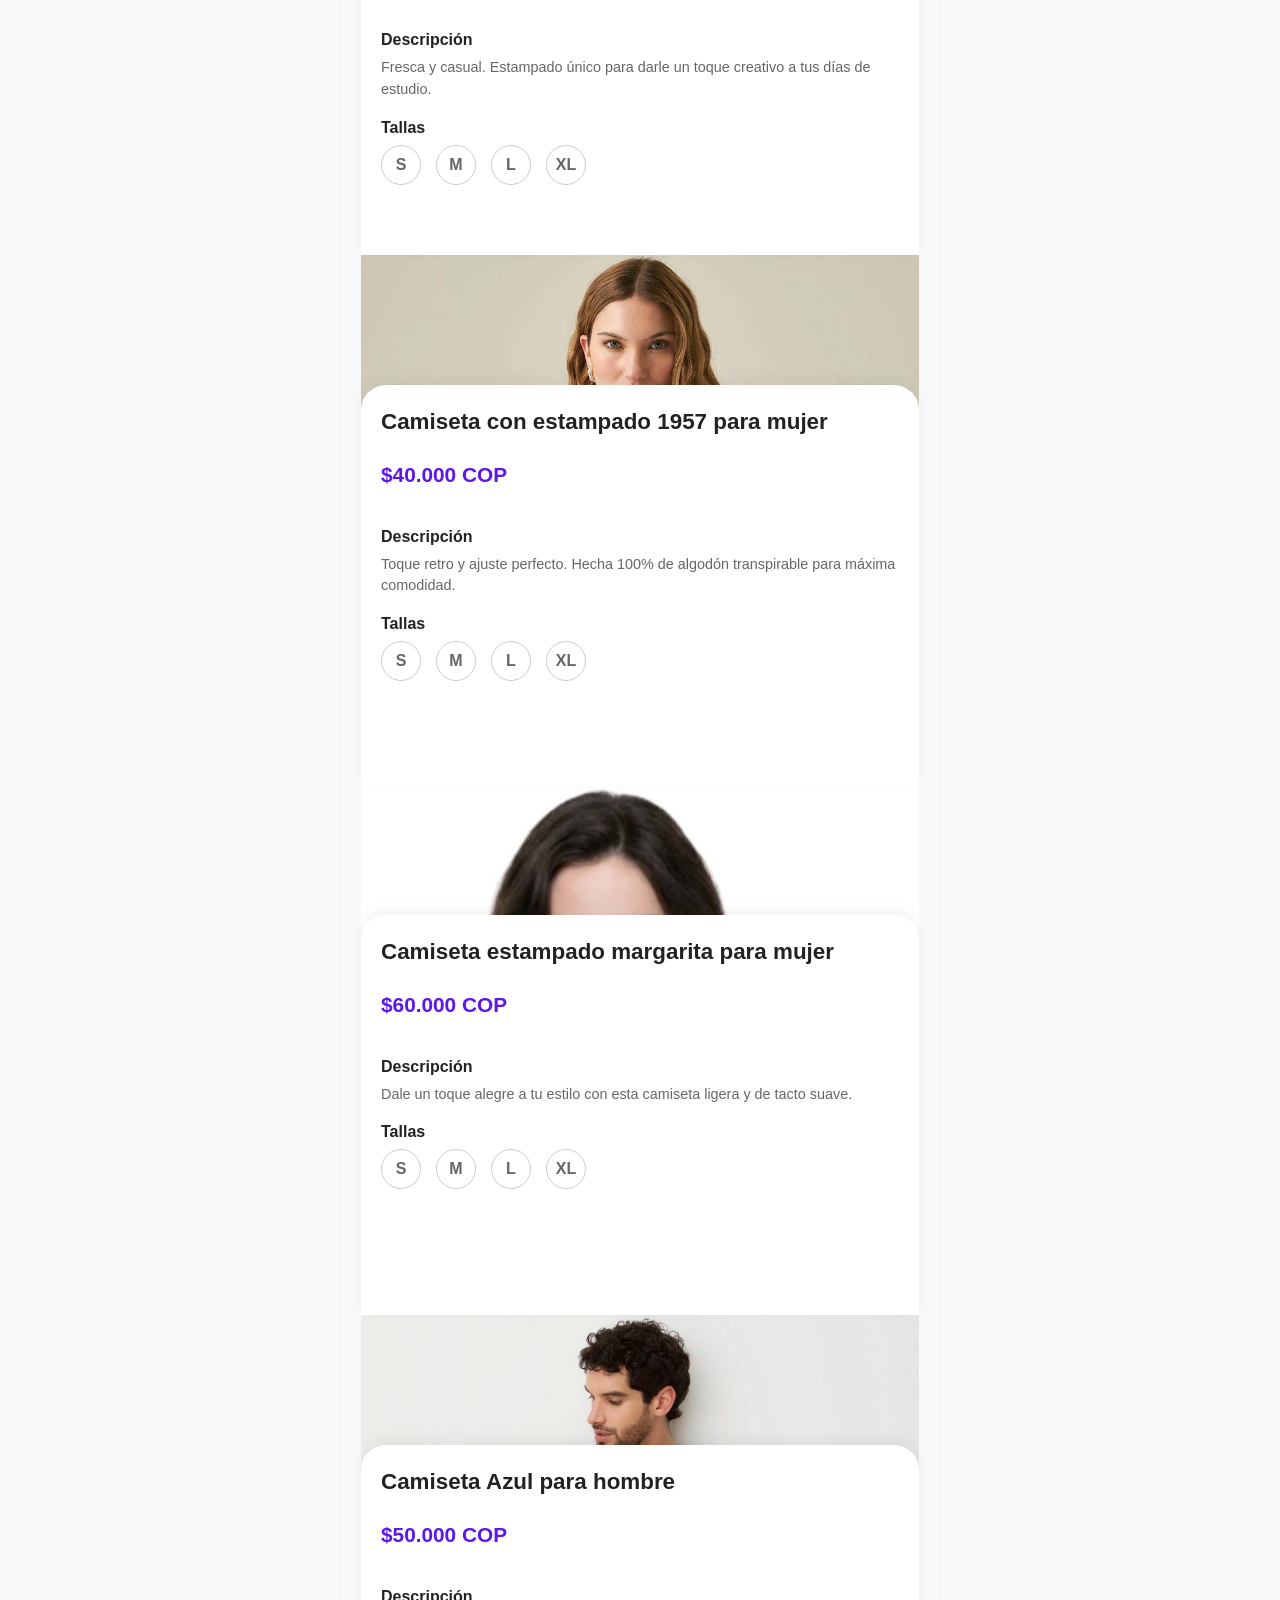
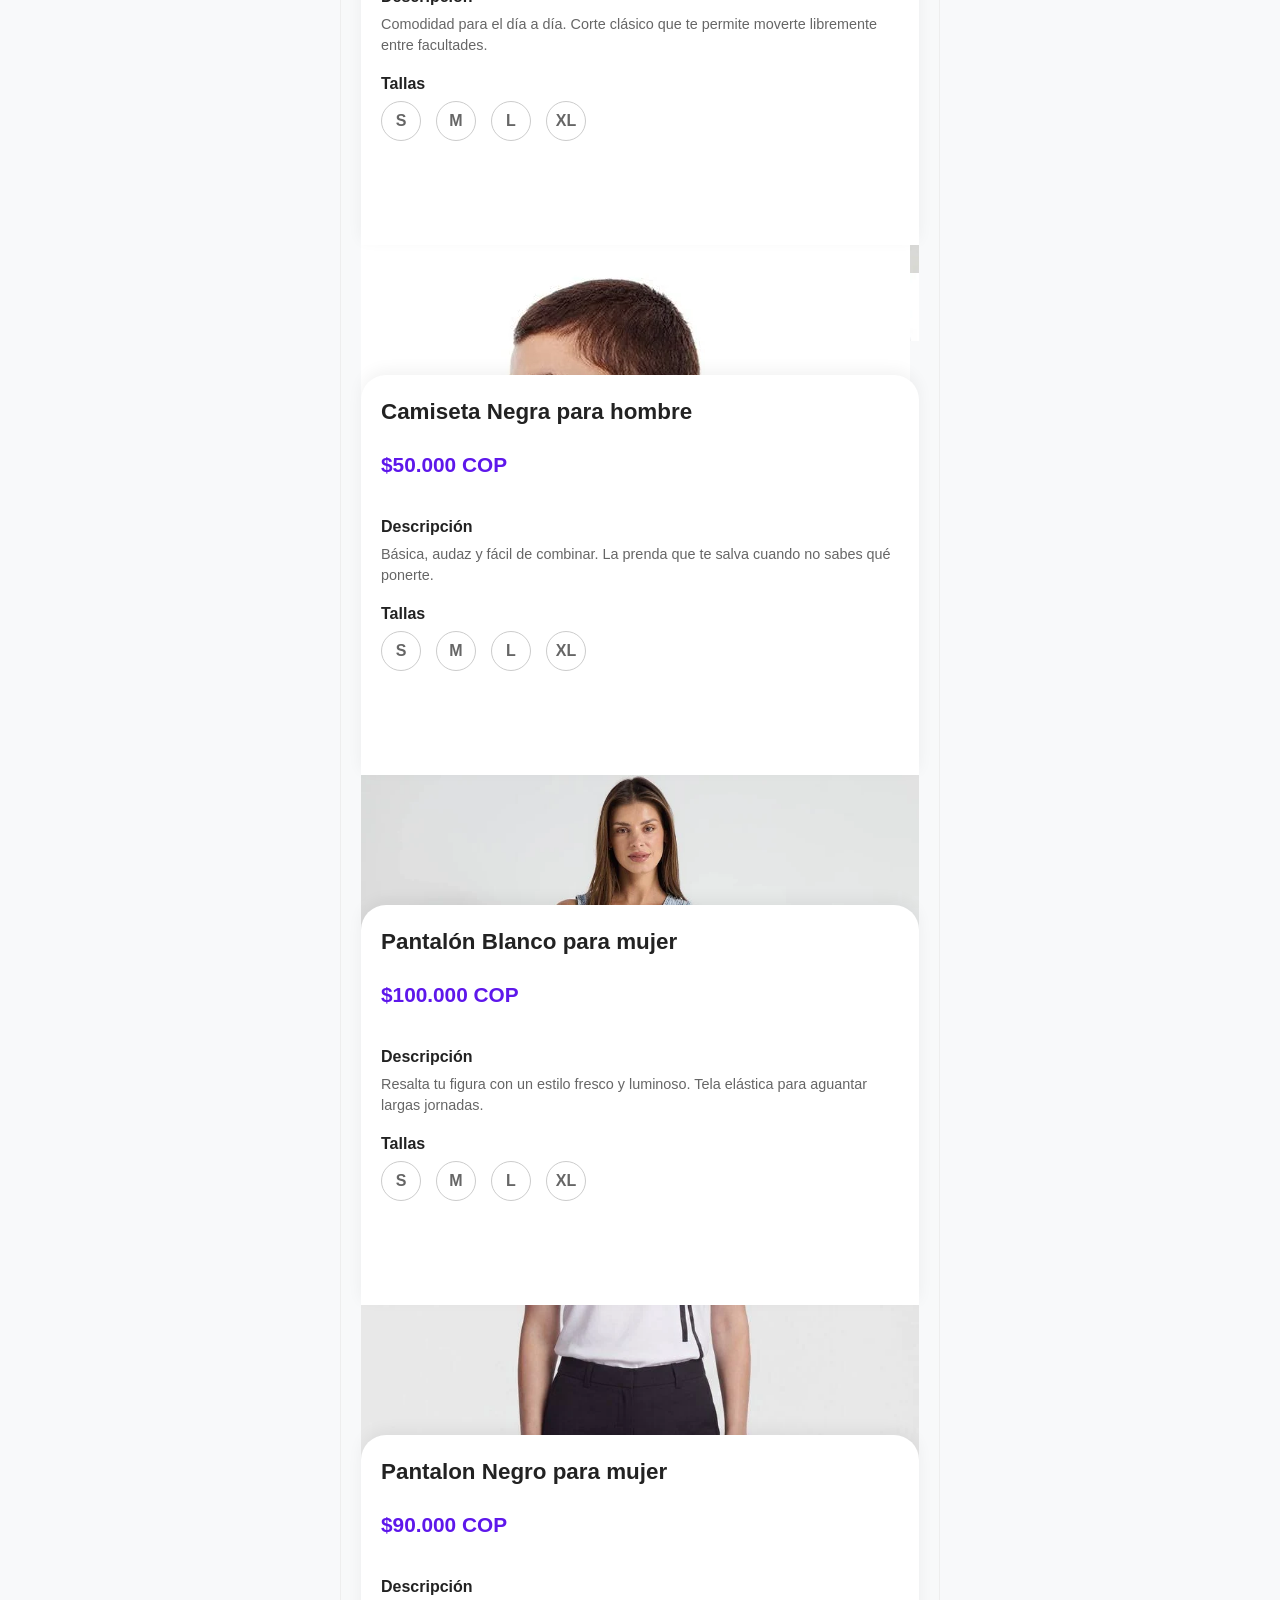
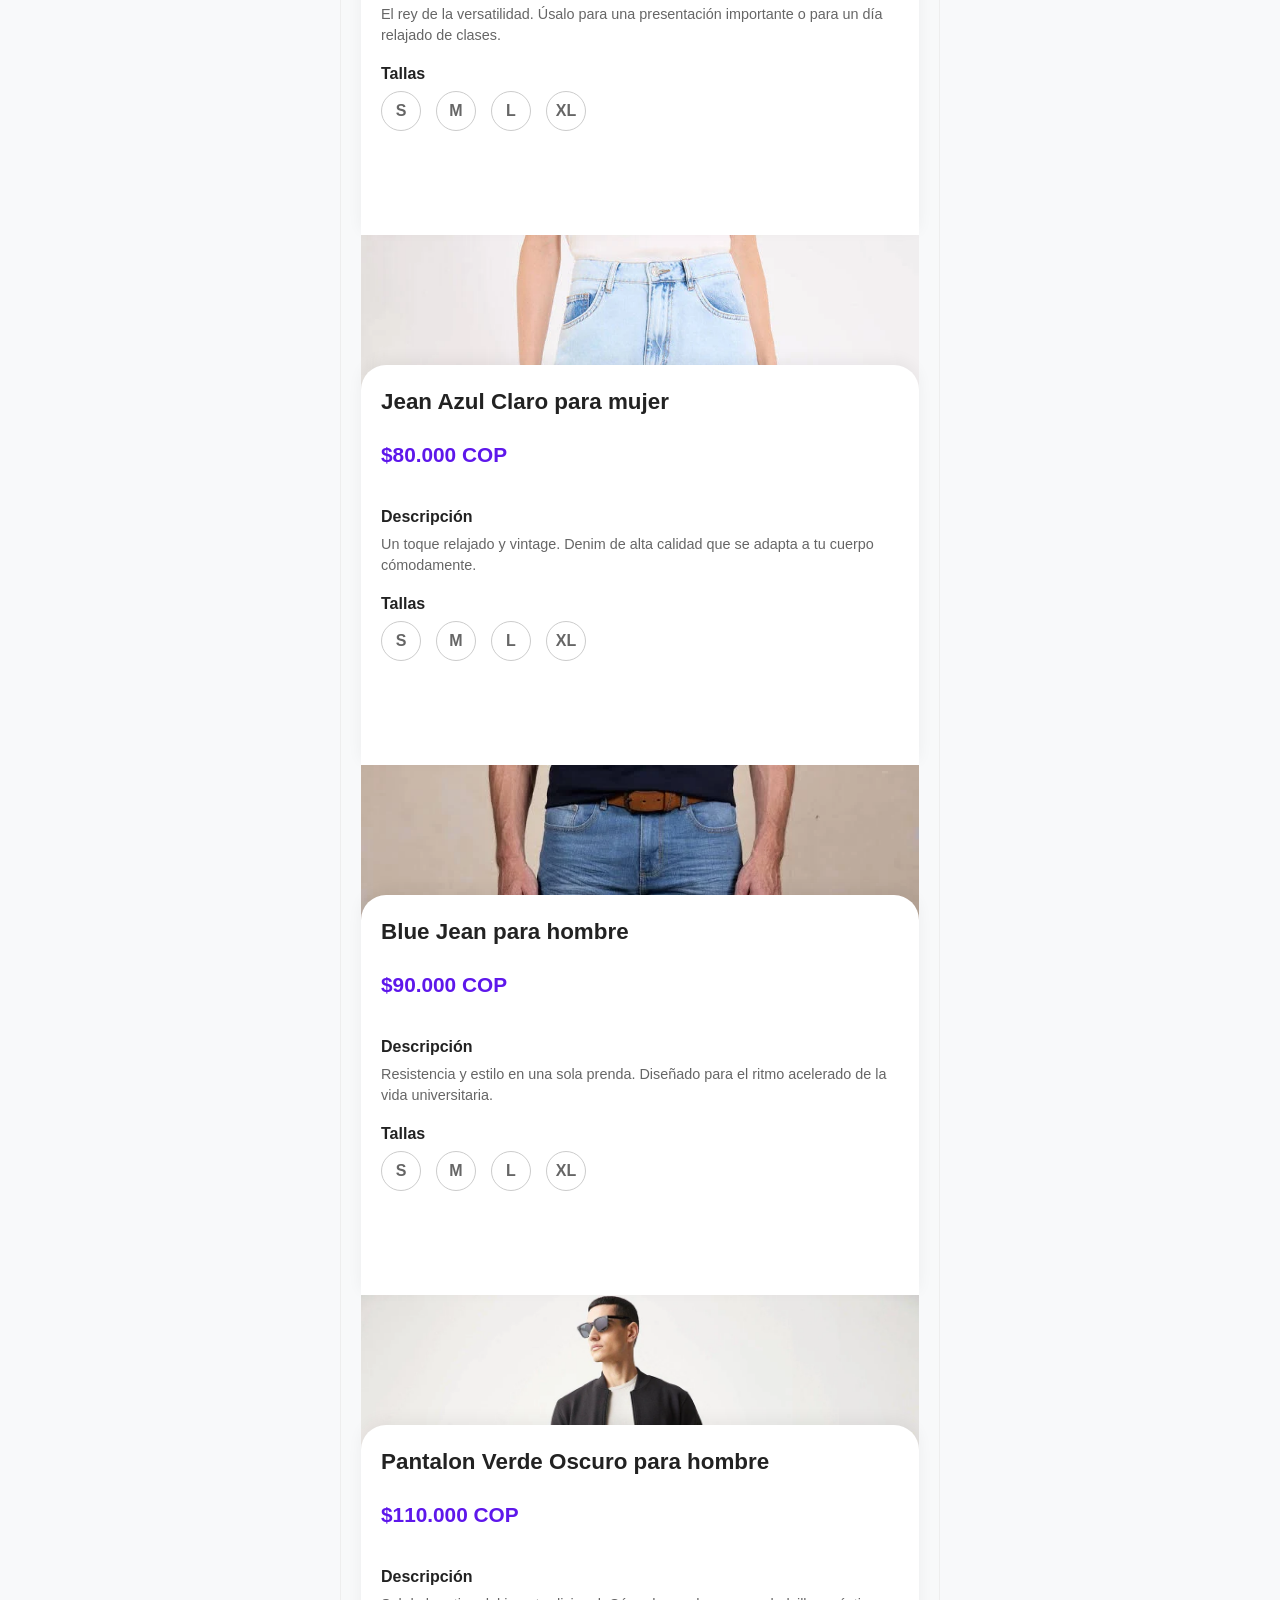
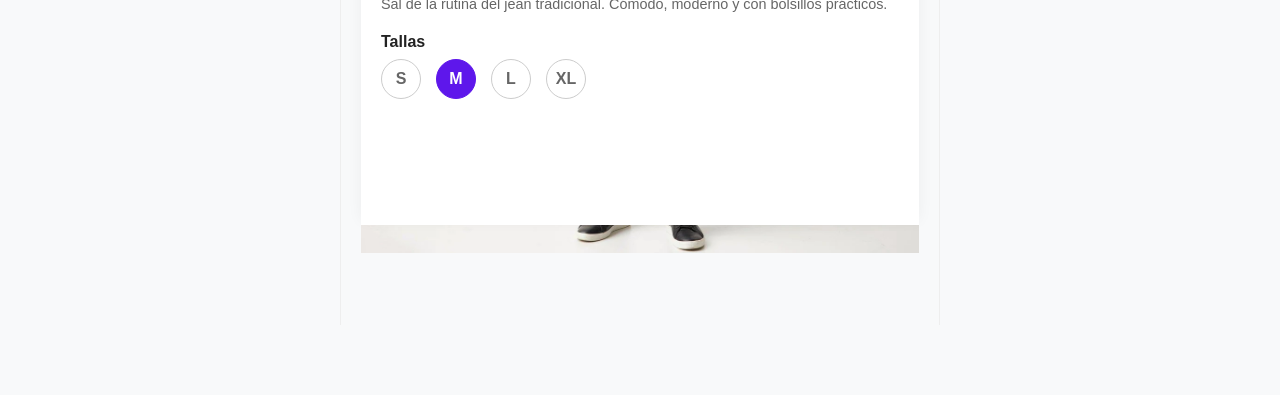
<file: producto.html>
<!DOCTYPE html>
<html lang="en">
<head>
    <meta charset="UTF-8">
    <meta name="viewport" content="width=device-width, initial-scale=1.0">
    <link rel="stylesheet" href="css/base.css">
    <link rel="stylesheet" href="css/layout.css">
    <link rel="stylesheet" href="css/components.css">
    <link rel="stylesheet" href="css/responsive.css">
    <title>Campus Shop - Detalles del Producto</title>
</head>
<body class="body-productos" style="background-color: #f8f9fa;">
    <header class="header-principal">
        <a href="catalogo.html" class="flecha-logo" style="text-decoration: none;">⬅️</a>
        <h1 class="titulo-index" style="font-size: 1.2rem;">Detalles del Producto</h1>
        <a href="carrito.html" class="carrito-logo">🛒</a>
    </header>

    <main class="main-producto">
        <!-- producto 1 -->
        <section class="caja-producto">
            <div class="contenedor-imagen-producto">
                <img src="images/abrigo1.png" alt="abrigo" class="img-producto-detalle">
            </div>

            <div class="contenedor-info-producto">
                <h2 class="titulo-producto-detalle">Abrigo Gris para mujer</h2>
                <p class="precio-producto-detalle">$100.000 COP</p>

                <div class="descripcion">
                    <h3>Descripción</h3>
                    <p>Elegante y versátil. Ideal para protegerte del frío en el campus sin perder el estilo. Confeccionado en tela suave y abrigadora.</p>
                </div>
                <div class="seccion-tallas">
                    <h3>Tallas</h3>
                    <div class="selector-tallas">
                        <input type="radio" name="talla" id="talla-s" class="radio-talla">
                        <label for="talla-s" class="label-talla">S</label>

                        <input type="radio" name="talla" id="talla-m" class="radio-talla" checked>
                        <label for="talla-m" class="label-talla">M</label>

                        <input type="radio" name="talla" id="talla-l" class="radio-talla">
                        <label for="talla-l" class="label-talla">L</label>

                        <input type="radio" name="talla" id="talla-xl" class="radio-talla">
                        <label for="talla-xl" class="label-talla">XL</label>
                    </div>
                </div>
            </div>
            <footer class="comprar">
                <button class="btn-kart">Agregar al carrito</button>
            </footer>
        </section>
        <!-- producto 2 -->

        <section class="caja-producto">
            <div class="imagen-producto">
                <img src="images/abrigo2.png" alt="abrigo" class="img-producto-detalle">
            </div>

            <div class="contenedor-info-producto">
                <h2 class="titulo-producto-detalle">Abrigo Negro para mujer</h2>
                <p class="precio-producto-detalle">$110.000 COP</p>

                <div class="descripcion">
                    <h3>Descripción</h3>
                    <p>Un clásico indispensable. Combina con cualquier outfit y te brinda la máxima calidez durante las clases matutinas.</p>
                </div>
                <div class="seccion-tallas">
                    <h3>Tallas</h3>
                    <div class="selector-tallas">
                        <input type="radio" name="talla" id="talla-s" class="radio-talla">
                        <label for="talla-s" class="label-talla">S</label>

                        <input type="radio" name="talla" id="talla-m" class="radio-talla" checked>
                        <label for="talla-m" class="label-talla">M</label>

                        <input type="radio" name="talla" id="talla-l" class="radio-talla">
                        <label for="talla-l" class="label-talla">L</label>

                        <input type="radio" name="talla" id="talla-xl" class="radio-talla">
                        <label for="talla-xl" class="label-talla">XL</label>
                    </div>
                </div>
            </div>
            <footer class="comprar">
                <button class="btn-kart">Agregar al carrito</button>
            </footer>
        </section>
        <!-- producto 3 -->

        <section class="caja-producto">
            <div class="imagen-producto">
                <img src="images/abrigo3.png" alt="abrigo" class="img-producto-detalle">
            </div>

            <div class="contenedor-info-producto">
                <h2 class="titulo-producto-detalle">Abrigo Negro Largo para mujer</h2>
                <p class="precio-producto-detalle">$120.000 COP</p>

                <div class="descripcion">
                    <h3>Descripción</h3>
                    <p>Estilo sofisticado y cobertura total. Perfecto para los días más helados y para destacar con un look moderno.</p>
                </div>
                <div class="seccion-tallas">
                    <h3>Tallas</h3>
                    <div class="selector-tallas">
                        <input type="radio" name="talla" id="talla-s" class="radio-talla">
                        <label for="talla-s" class="label-talla">S</label>

                        <input type="radio" name="talla" id="talla-m" class="radio-talla" checked>
                        <label for="talla-m" class="label-talla">M</label>

                        <input type="radio" name="talla" id="talla-l" class="radio-talla">
                        <label for="talla-l" class="label-talla">L</label>

                        <input type="radio" name="talla" id="talla-xl" class="radio-talla">
                        <label for="talla-xl" class="label-talla">XL</label>
                    </div>
                </div>
            </div>
            <footer class="comprar">
                <button class="btn-kart">Agregar al carrito</button>
            </footer>
        </section>
        <!-- producto 4 -->

        <section class="caja-producto">
            <div class="imagen-producto">
                <img src="images/abrigo4.png" alt="abrigo" class="img-producto-detalle">
            </div>

            <div class="contenedor-info-producto">
                <h2 class="titulo-producto-detalle">Abrigo Azul Oscuro para hombre</h2>
                <p class="precio-producto-detalle">$80.000 COP</p>

                <div class="descripcion">
                    <h3>Descripción</h3>
                    <p>Diseño urbano y resistente. Tu mejor aliado para el clima impredecible de la universidad.</p>
                </div>
                <div class="seccion-tallas">
                    <h3>Tallas</h3>
                    <div class="selector-tallas">
                        <input type="radio" name="talla" id="talla-s" class="radio-talla">
                        <label for="talla-s" class="label-talla">S</label>

                        <input type="radio" name="talla" id="talla-m" class="radio-talla" checked>
                        <label for="talla-m" class="label-talla">M</label>

                        <input type="radio" name="talla" id="talla-l" class="radio-talla">
                        <label for="talla-l" class="label-talla">L</label>

                        <input type="radio" name="talla" id="talla-xl" class="radio-talla">
                        <label for="talla-xl" class="label-talla">XL</label>
                    </div>
                </div>
            </div>
            <footer class="comprar">
                <button class="btn-kart">Agregar al carrito</button>
            </footer>
        </section>
        <!-- producto 5 -->

        <section class="caja-producto">
            <div class="imagen-producto">
                <img src="images/abrigo5.png" alt="abrigo" class="img-producto-detalle">
            </div>

            <div class="contenedor-info-producto">
                <h2 class="titulo-producto-detalle">Abrigo Negro para hombre</h2>
                <p class="precio-producto-detalle">$220.000 COP</p>

                <div class="descripcion">
                    <h3>Descripción</h3>
                    <p>Minimalista, cómodo y súper abrigador. Un básico que no puede faltar en tu clóset.</p>
                </div>
                <div class="seccion-tallas">
                    <h3>Tallas</h3>
                    <div class="selector-tallas">
                        <input type="radio" name="talla" id="talla-s" class="radio-talla">
                        <label for="talla-s" class="label-talla">S</label>

                        <input type="radio" name="talla" id="talla-m" class="radio-talla" checked>
                        <label for="talla-m" class="label-talla">M</label>

                        <input type="radio" name="talla" id="talla-l" class="radio-talla">
                        <label for="talla-l" class="label-talla">L</label>

                        <input type="radio" name="talla" id="talla-xl" class="radio-talla">
                        <label for="talla-xl" class="label-talla">XL</label>
                    </div>
                </div>
            </div>
            <footer class="comprar">
                <button class="btn-kart">Agregar al carrito</button>
            </footer>
        </section>
        <!-- producto 6 -->

        <section class="caja-producto">
            <div class="imagen-producto">
                <img src="images/camiseta1.png" alt="camiseta" class="img-producto-detalle">
            </div>

            <div class="contenedor-info-producto">
                <h2 class="titulo-producto-detalle">Camiseta Blanca con estampado The Horizon para mujer</h2>
                <p class="precio-producto-detalle">$60.000 COP</p>

                <div class="descripcion">
                    <h3>Descripción</h3>
                    <p>Fresca y casual. Estampado único para darle un toque creativo a tus días de estudio.</p>
                </div>
                <div class="seccion-tallas">
                    <h3>Tallas</h3>
                    <div class="selector-tallas">
                        <input type="radio" name="talla" id="talla-s" class="radio-talla">
                        <label for="talla-s" class="label-talla">S</label>

                        <input type="radio" name="talla" id="talla-m" class="radio-talla" checked>
                        <label for="talla-m" class="label-talla">M</label>

                        <input type="radio" name="talla" id="talla-l" class="radio-talla">
                        <label for="talla-l" class="label-talla">L</label>

                        <input type="radio" name="talla" id="talla-xl" class="radio-talla">
                        <label for="talla-xl" class="label-talla">XL</label>
                    </div>
                </div>
            </div>
            <footer class="comprar">
                <button class="btn-kart">Agregar al carrito</button>
            </footer>
        </section>
        <!-- producto 7 -->

        <section class="caja-producto">
            <div class="imagen-producto">
                <img src="images/camiseta2.png" alt="camiseta" class="img-producto-detalle">
            </div>

            <div class="contenedor-info-producto">
                <h2 class="titulo-producto-detalle">Camiseta con estampado 1957 para mujer</h2>
                <p class="precio-producto-detalle">$40.000 COP</p>

                <div class="descripcion">
                    <h3>Descripción</h3>
                    <p>Toque retro y ajuste perfecto. Hecha 100% de algodón transpirable para máxima comodidad.</p>
                </div>
                <div class="seccion-tallas">
                    <h3>Tallas</h3>
                    <div class="selector-tallas">
                        <input type="radio" name="talla" id="talla-s" class="radio-talla">
                        <label for="talla-s" class="label-talla">S</label>

                        <input type="radio" name="talla" id="talla-m" class="radio-talla" checked>
                        <label for="talla-m" class="label-talla">M</label>

                        <input type="radio" name="talla" id="talla-l" class="radio-talla">
                        <label for="talla-l" class="label-talla">L</label>

                        <input type="radio" name="talla" id="talla-xl" class="radio-talla">
                        <label for="talla-xl" class="label-talla">XL</label>
                    </div>
                </div>
            </div>
            <footer class="comprar">
                <button class="btn-kart">Agregar al carrito</button>
            </footer>
        </section>
        <!-- producto 8 -->

        <section class="caja-producto">
            <div class="imagen-producto">
                <img src="images/camiseta3.png" alt="camiseta" class="img-producto-detalle">
            </div>

            <div class="contenedor-info-producto">
                <h2 class="titulo-producto-detalle">Camiseta estampado margarita para mujer</h2>
                <p class="precio-producto-detalle">$60.000 COP</p>

                <div class="descripcion">
                    <h3>Descripción</h3>
                    <p>Dale un toque alegre a tu estilo con esta camiseta ligera y de tacto suave.</p>
                </div>
                <div class="seccion-tallas">
                    <h3>Tallas</h3>
                    <div class="selector-tallas">
                        <input type="radio" name="talla" id="talla-s" class="radio-talla">
                        <label for="talla-s" class="label-talla">S</label>

                        <input type="radio" name="talla" id="talla-m" class="radio-talla" checked>
                        <label for="talla-m" class="label-talla">M</label>

                        <input type="radio" name="talla" id="talla-l" class="radio-talla">
                        <label for="talla-l" class="label-talla">L</label>

                        <input type="radio" name="talla" id="talla-xl" class="radio-talla">
                        <label for="talla-xl" class="label-talla">XL</label>
                    </div>
                </div>
            </div>
            <footer class="comprar">
                <button class="btn-kart">Agregar al carrito</button>
            </footer>
        </section>
        <!-- producto 9 -->

        <section class="caja-producto">
            <div class="imagen-producto">
                <img src="images/camiseta4.png" alt="camiseta" class="img-producto-detalle">
            </div>

            <div class="contenedor-info-producto">
                <h2 class="titulo-producto-detalle">Camiseta Azul para hombre</h2>
                <p class="precio-producto-detalle">$50.000 COP</p>

                <div class="descripcion">
                    <h3>Descripción</h3>
                    <p>Comodidad para el día a día. Corte clásico que te permite moverte libremente entre facultades.</p>
                </div>
                <div class="seccion-tallas">
                    <h3>Tallas</h3>
                    <div class="selector-tallas">
                        <input type="radio" name="talla" id="talla-s" class="radio-talla">
                        <label for="talla-s" class="label-talla">S</label>

                        <input type="radio" name="talla" id="talla-m" class="radio-talla" checked>
                        <label for="talla-m" class="label-talla">M</label>

                        <input type="radio" name="talla" id="talla-l" class="radio-talla">
                        <label for="talla-l" class="label-talla">L</label>

                        <input type="radio" name="talla" id="talla-xl" class="radio-talla">
                        <label for="talla-xl" class="label-talla">XL</label>
                    </div>
                </div>
            </div>
            <footer class="comprar">
                <button class="btn-kart">Agregar al carrito</button>
            </footer>
        </section>
        <!-- producto 10 -->

        <section class="caja-producto">
            <div class="imagen-producto">
                <img src="images/camiseta5.png" alt="camiseta" class="img-producto-detalle">
            </div>

            <div class="contenedor-info-producto">
                <h2 class="titulo-producto-detalle">Camiseta Negra para hombre</h2>
                <p class="precio-producto-detalle">$50.000 COP</p>

                <div class="descripcion">
                    <h3>Descripción</h3>
                    <p>Básica, audaz y fácil de combinar. La prenda que te salva cuando no sabes qué ponerte.</p>
                </div>
                <div class="seccion-tallas">
                    <h3>Tallas</h3>
                    <div class="selector-tallas">
                        <input type="radio" name="talla" id="talla-s" class="radio-talla">
                        <label for="talla-s" class="label-talla">S</label>

                        <input type="radio" name="talla" id="talla-m" class="radio-talla" checked>
                        <label for="talla-m" class="label-talla">M</label>

                        <input type="radio" name="talla" id="talla-l" class="radio-talla">
                        <label for="talla-l" class="label-talla">L</label>

                        <input type="radio" name="talla" id="talla-xl" class="radio-talla">
                        <label for="talla-xl" class="label-talla">XL</label>
                    </div>
                </div>
            </div>
            <footer class="comprar">
                <button class="btn-kart">Agregar al carrito</button>
            </footer>
        </section>
        <!-- producto 11 -->

        <section class="caja-producto">
            <div class="imagen-producto">
                <img src="images/pantalon1.png" alt="pantalon" class="img-producto-detalle">
            </div>

            <div class="contenedor-info-producto">
                <h2 class="titulo-producto-detalle">Pantalón Blanco para mujer</h2>
                <p class="precio-producto-detalle">$100.000 COP</p>

                <div class="descripcion">
                    <h3>Descripción</h3>
                    <p>Resalta tu figura con un estilo fresco y luminoso. Tela elástica para aguantar largas jornadas.</p>
                </div>
                <div class="seccion-tallas">
                    <h3>Tallas</h3>
                    <div class="selector-tallas">
                        <input type="radio" name="talla" id="talla-s" class="radio-talla">
                        <label for="talla-s" class="label-talla">S</label>

                        <input type="radio" name="talla" id="talla-m" class="radio-talla" checked>
                        <label for="talla-m" class="label-talla">M</label>

                        <input type="radio" name="talla" id="talla-l" class="radio-talla">
                        <label for="talla-l" class="label-talla">L</label>

                        <input type="radio" name="talla" id="talla-xl" class="radio-talla">
                        <label for="talla-xl" class="label-talla">XL</label>
                    </div>
                </div>
            </div>
            <footer class="comprar">
                <button class="btn-kart">Agregar al carrito</button>
            </footer>
        </section>
        <!-- producto 12 -->

        <section class="caja-producto">
            <div class="imagen-producto">
                <img src="images/pantalon2.png" alt="pantalon" class="img-producto-detalle">
            </div>

            <div class="contenedor-info-producto">
                <h2 class="titulo-producto-detalle">Pantalon Negro para mujer</h2>
                <p class="precio-producto-detalle">$90.000 COP</p>

                <div class="descripcion">
                    <h3>Descripción</h3>
                    <p>El rey de la versatilidad. Úsalo para una presentación importante o para un día relajado de clases.</p>
                </div>
                <div class="seccion-tallas">
                    <h3>Tallas</h3>
                    <div class="selector-tallas">
                        <input type="radio" name="talla" id="talla-s" class="radio-talla">
                        <label for="talla-s" class="label-talla">S</label>

                        <input type="radio" name="talla" id="talla-m" class="radio-talla" checked>
                        <label for="talla-m" class="label-talla">M</label>

                        <input type="radio" name="talla" id="talla-l" class="radio-talla">
                        <label for="talla-l" class="label-talla">L</label>

                        <input type="radio" name="talla" id="talla-xl" class="radio-talla">
                        <label for="talla-xl" class="label-talla">XL</label>
                    </div>
                </div>
            </div>
            <footer class="comprar">
                <button class="btn-kart">Agregar al carrito</button>
            </footer>
        </section>
        <!-- producto 13 -->

        <section class="caja-producto">
            <div class="imagen-producto">
                <img src="images/pantalon3.png" alt="pantalon" class="img-producto-detalle">
            </div>

            <div class="contenedor-info-producto">
                <h2 class="titulo-producto-detalle">Jean Azul Claro para mujer</h2>
                <p class="precio-producto-detalle">$80.000 COP</p>

                <div class="descripcion">
                    <h3>Descripción</h3>
                    <p>Un toque relajado y vintage. Denim de alta calidad que se adapta a tu cuerpo cómodamente.</p>
                </div>
                <div class="seccion-tallas">
                    <h3>Tallas</h3>
                    <div class="selector-tallas">
                        <input type="radio" name="talla" id="talla-s" class="radio-talla">
                        <label for="talla-s" class="label-talla">S</label>

                        <input type="radio" name="talla" id="talla-m" class="radio-talla" checked>
                        <label for="talla-m" class="label-talla">M</label>

                        <input type="radio" name="talla" id="talla-l" class="radio-talla">
                        <label for="talla-l" class="label-talla">L</label>

                        <input type="radio" name="talla" id="talla-xl" class="radio-talla">
                        <label for="talla-xl" class="label-talla">XL</label>
                    </div>
                </div>
            </div>
            <footer class="comprar">
                <button class="btn-kart">Agregar al carrito</button>
            </footer>
        </section>
        <!-- producto 14 -->

        <section class="caja-producto">
            <div class="imagen-producto">
                <img src="images/pantalon4.png" alt="pantalon" class="img-producto-detalle">
            </div>

            <div class="contenedor-info-producto">
                <h2 class="titulo-producto-detalle">Blue Jean para hombre</h2>
                <p class="precio-producto-detalle">$90.000 COP</p>

                <div class="descripcion">
                    <h3>Descripción</h3>
                    <p>Resistencia y estilo en una sola prenda. Diseñado para el ritmo acelerado de la vida universitaria.</p>
                </div>
                <div class="seccion-tallas">
                    <h3>Tallas</h3>
                    <div class="selector-tallas">
                        <input type="radio" name="talla" id="talla-s" class="radio-talla">
                        <label for="talla-s" class="label-talla">S</label>

                        <input type="radio" name="talla" id="talla-m" class="radio-talla" checked>
                        <label for="talla-m" class="label-talla">M</label>

                        <input type="radio" name="talla" id="talla-l" class="radio-talla">
                        <label for="talla-l" class="label-talla">L</label>

                        <input type="radio" name="talla" id="talla-xl" class="radio-talla">
                        <label for="talla-xl" class="label-talla">XL</label>
                    </div>
                </div>
            </div>
            <footer class="comprar">
                <button class="btn-kart">Agregar al carrito</button>
            </footer>
        </section>
        <!-- producto 15 -->

        <section class="caja-producto">
            <div class="imagen-producto">
                <img src="images/pantalon5.png" alt="pantalon" class="img-producto-detalle">
            </div>

            <div class="contenedor-info-producto">
                <h2 class="titulo-producto-detalle">Pantalon Verde Oscuro para hombre</h2>
                <p class="precio-producto-detalle">$110.000 COP</p>

                <div class="descripcion">
                    <h3>Descripción</h3>
                    <p>Sal de la rutina del jean tradicional. Cómodo, moderno y con bolsillos prácticos.</p>
                </div>
                <div class="seccion-tallas">
                    <h3>Tallas</h3>
                    <div class="selector-tallas">
                        <input type="radio" name="talla" id="talla-s" class="radio-talla">
                        <label for="talla-s" class="label-talla">S</label>

                        <input type="radio" name="talla" id="talla-m" class="radio-talla" checked>
                        <label for="talla-m" class="label-talla">M</label>

                        <input type="radio" name="talla" id="talla-l" class="radio-talla">
                        <label for="talla-l" class="label-talla">L</label>

                        <input type="radio" name="talla" id="talla-xl" class="radio-talla">
                        <label for="talla-xl" class="label-talla">XL</label>
                    </div>
                </div>
            </div>
            <footer class="comprar">
                <button class="btn-kart">Agregar al carrito</button>
            </footer>
        </section>
    </main>
</body>
</html>
</file>
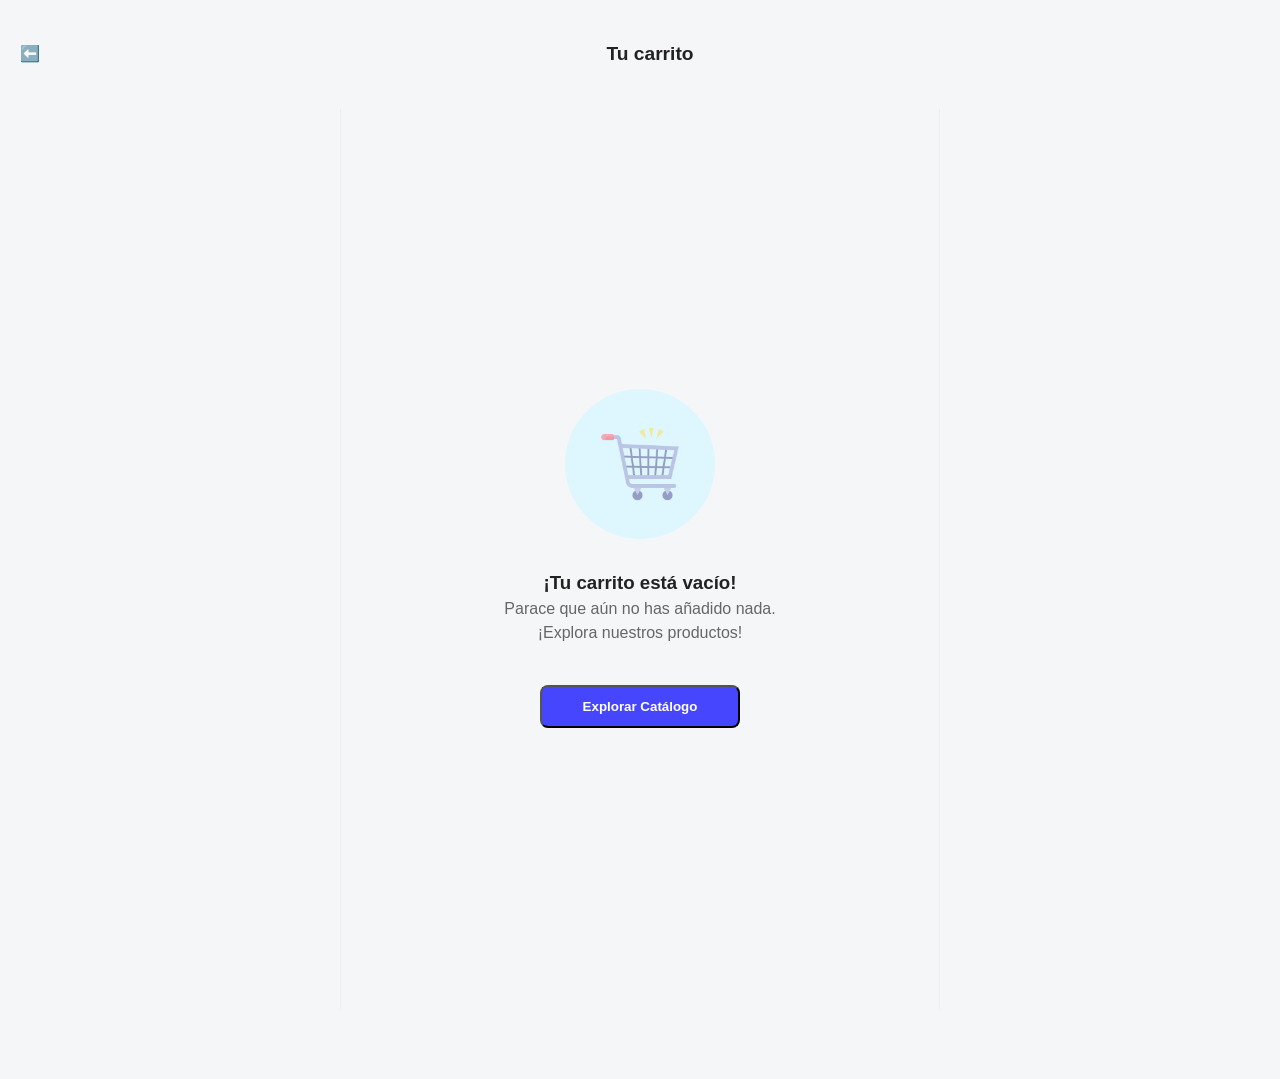
<file: vacio.html>
<!DOCTYPE html>
<html lang="en">
<head>
    <meta charset="UTF-8">
    <meta name="viewport" content="width=device-width, initial-scale=1.0">
    <link rel="stylesheet" href="css/base.css">
    <link rel="stylesheet" href="css/layout.css">
    <link rel="stylesheet" href="css/components.css">
    <link rel="stylesheet" href="css/responsive.css">
    <title>Campus Shop - Carrito vacío</title>
</head>
<body>
    <header class="carrito-vacio-header">
        <a href="index.html" class="flecha-logo">⬅️</a>
        <h2 style="margin: 20px 0;">Tu carrito</h2>
    </header>

    <main class="carrito-vacio-container">
        <div class="img-circulo">
            <img src="images/emptykart.png" alt="carrito_vacio">
        </div>
        <h3>¡Tu carrito está vacío!</h3>
        <p>Parace que aún no has añadido nada. ¡Explora nuestros productos!</p>
        <a href="catalogo.html"><button class="boton-ver-catalogo">Explorar Catálogo</button></a>
    </main>
</body>
</html>
</file>
<file: css/base.css>
* {
    margin: 0;
    padding: 0;
    box-sizing: border-box;
}

:root{
    --primary-color: #5e17eb;
    --primary-light: #ece6fd;
    --text-main: #222222;
    --text-muted: #666666;
    --bg-main: #f5f6f8;
    --bg-card: #ffffff;
    --radius-box: 12px;
    --radius-btn: 8px;
    --shadow-soft: 0 4px 12px rgba(0, 0, 0, 0.05);
}

body{
    font-family: Arial, Helvetica, sans-serif;
    background-color: var(--bg-main);
    color: var(--text-main);
    overflow-x: hidden;
    line-height: 1.5;
    padding-bottom: 70px;
}

a{
    text-decoration: none;
    color: inherit;
}

ul{
    list-style: none;
}

img{
    max-width: 100%;
    display: block;
}
</file>
<file: css/layout.css>
main{
    padding: 20px;
    padding-bottom: 90px;
    min-height: 100vh;
}

.main-content{
    padding: 0 20px 20px 20px;
}

.header-principal, .header-catalogo, .header-carrito, .header-checkout{
    display: flex;
    justify-content: space-between;
    align-items: center;
    padding: 15px 20px;
    background-color: var(--bg-main);
    position: sticky;
    top: 0;
    z-index: 100;
    height: 65px;
    box-shadow: 0 2px 5px rgba(0,0,0,0.03);
}

.header-principal h1, .header-carrito h2{
    font-size: 1.2rem;
    font-weight: bold;
    color: var(--primary-color);
    flex-grow: 1;
    text-align: center;
}

.carrito-vacio-header{
    display: flex;
    justify-content: space-between;
    align-items: center;
    padding: 20px;
    background-color: var(--bg-main);
    position: sticky;
    top: 0;
    z-index: 100;
}

.carrito-vacio-header h2{
    font-size: 1.2rem;
    font-weight: bold;
    margin: 0;
    flex-grow: 1;
    text-align: center;
}

.carrito-vacio-container{
    display: flex;
    flex-direction: column;
    justify-content: center;
    align-items: center;
    text-align: center;
    min-height: 100vh;
    padding: 1px;
}

/* Index */
.search-bar{
    width: 100%;
    padding: 12px 16px;
    border: none;
    border-radius: var(--radius-btn);
    background-color: var(--bg-card);
    box-shadow: var(--shadow-soft);
    margin-bottom: 24px;
    outline: none;
}

.fila-categorias{
    display: flex;
    justify-content: space-between;
    margin-bottom: 32px;
}

.tarjeta-categoria{
    display: flex;
    flex-direction: column;
    align-items: center;
    gap: 8px;
    font-size: 0.85rem;
    font-weight: 600;
}

.categoria-logo{
    width: 60px;
    height: 60px;
    background-color: var(--primary-light);
    border-radius: 16px;
    display: flex;
    justify-content: center;
    align-items: center;
    font-size: 1.5rem;
    color: var(--primary-color);
}

.productos-novedades{
    display: grid;
    grid-template-columns: 1fr 1fr;
    gap: 16px;
}
.productos-catalogo{
    display: grid;
    grid-template-columns: repeat(2, 1fr);
    gap: 12px;
    padding: 12px;
    width: 100%;
    box-sizing: border-box;
    align-items: stretch;
}

.grid-productos{
    display: grid;
    grid-template-columns: repeat(2, 1fr);
    gap: 15px;
    margin-bottom: 30px;
    align-items: stretch;
}

/* Menú lateral */
.sidebar{
    position: fixed;
    top: 0;
    left: -280px;
    width: 260px;
    height: 100%;
    background: rgb(0, 0, 116);
    z-index: 1000;
    transition: 0.3s ease;
    box-shadow: var(--shadow-soft);
    padding: 25px;
    color: white;
}

.menu-lateral-index{
    display: none;
}

.titulo-menu{
    font-size: 1.4rem;
    font-weight: bold;
    color: var(--text-main);
    margin: 0;
    color: white;
}

.sidebar-header{
    display: flex;
    justify-content: space-between;
    align-items: center;
    margin-bottom: 30px;
}

.sidebar-logo{
    width: 100px;
}

.menu-logo{
    font-size: 1.8rem;
    cursor: pointer;
    width: 40px;
    color: var(--text-main);
}

.menu-links{
    list-style: none;
    padding: 0;
}

.menu-links li{
    margin-bottom: 20px;
}

.menu-links a{
    text-decoration: none;
    color: white;
    font-weight: 500;
    font-size: 1.1rem;
    display: block;
}

.overlay{
    position: fixed;
    top: 0;
    left: 0;
    width: 100%;
    height: 100%;
    background: var(--bg-card);
    display: none;
    z-index: 900;
}

#menu-lateral:checked ~ .overlay{
    display: block;
}

#menu-lateral:checked ~ .sidebar{
    left: 0;
}

.header-spacer{
    width: 40px;
}

.header-menu-lateral{
    display: flex;
    align-items: center;
    justify-content: center;
    position: relative;
    padding: 15px;
}

/* Footer todos */
.bottom-nav{
    position: fixed;
    bottom: 0;
    left: 0;
    width: 100%;
    height: 70px;
    background-color: var(--bg-card);
    display: flex;
    justify-content: space-around;
    align-items: center;
    border-top: 1px solid #eee;
    z-index: 900;
}

.bottom-nav-item{
    display: flex;
    flex-direction: column;
    align-items: center;
    font-size: 0.75rem;
    color: var(--text-muted);
}

.bottom-nav-item:focus{
    color: var(--primary-color);
    font-weight: bold;
}
</file>
<file: css/components.css>
.tarjeta-producto{
    background-color: rgb(190, 224, 255);
    border-radius: var(--radius-box);
    padding: 15px;
    text-align: center;
    box-shadow: var(--shadow-soft);
    position: relative;
    display: flex;
    flex-direction: column;
}

.imagen-producto{
    width: 100%;
    height: 150px;
    object-fit: contain;
    border-radius: var(--radius-btn);
    margin-bottom: 10px;
}

/* carrito en index, catalogo y detalles producto */
.carrito-logo{
    width: 40px;
    display: flex;
    justify-content: center;
    align-items: center;
    text-decoration: none;
    background: none;
    border: none;
    font-size: 1.5rem;
    cursor: pointer;
}

/* carrito vacio */
.boton-ver-catalogo{
    display: inline-block;
    background-color: rgb(70, 70, 255);
    color: white;
    padding: 12px 30px;
    border-radius: var(--radius-btn);
    text-decoration: none;
    width: auto;
    min-width: 200px;
    max-width: 350px;
    font-weight: bold;
    justify-content: center;
    text-align: center;
    align-items: center;
}

.boton-ver-catalogo:hover{
    background-color: rgb(34, 34, 255);
    cursor: pointer;
}

/* cerrar menu lateral */
.btn-cerrar{
    font-size: 1.5rem;
    cursor: pointer;
    border: 2px solid white;
    padding: 4px;
    border-radius: var(--radius-btn);
    color: white;
}

/* Cerrar en favoritos */
.btn-cerrar-fav{
    font-size: 1.5rem;
    cursor: pointer;
    padding: 1px 1px;
    color: red;
}

/* Carrito - Historial */
.cart-item, .tarjeta-pedido{
    display: flex;
    align-items: center;
    gap: 15px;
    background: var(--bg-card);
    border-radius: var(--radius-box);
    width: 100%;
    padding: 15px;   
    margin-bottom: 15px;
    box-shadow: var(--shadow-soft);
}

.cart-item img{
    width: 80px;
    height: 80px;
    object-fit: cover;
    border-radius: var(--radius-btn);
    flex-shrink: 0;
    background: #f0f0f0;
}

.add-controls{
    display: flex;
    align-items: center;
    gap: 10px;
    background: var(--bg-main);
    padding: 4px 8px;
    border-radius: 20px;
}

.add-controls span.minus{
    cursor: not-allowed;
}

.add-controls span.plus{
    cursor: pointer;
}

.btn-pedido{
    background: white;
    color: var(--primary-color);
    border: 1px solid var(--primary-color);
    padding: 10px 20px;
    border-radius: var(--radius-btn);
    font-weight: bold;
    cursor: pointer;
    font-size: 0.85rem;
    margin-top: 15px;
}

.btn-pedido:hover{
    background: var(--primary-color);
    color: white;
    font-weight: bolder;
    transition: 1.5s ease;
    cursor: pointer;
}

/* Detalles de producto */
.selector-tallas{
    display: flex;
    gap: 15px;
}

.radio-talla{
    display: none;
}

.label-talla{
    width: 40px;
    height: 40px;
    border-radius: 50%;
    border: 1px solid #ccc;
    display: flex;
    justify-content: center;
    align-items: center;
    font-weight: bold;
    color: var(--text-muted);
    cursor: pointer;
    transition: 0.3s;
}

.radio-talla:checked + .label-talla{
    background-color: var(--primary-color);
    color: white;
    border-color: var(--primary-color);
}

.body-productos{
    overflow-x: hidden;
}

.main-producto{
    display: flex;
    flex-direction: column;
    min-height: 100vh;
    padding-bottom: 100px;
}

.contenedor-imagen-producto{
    width: 100%;
    height: 350px;
    background-color: #f1f1f1;
    display: flex;
    justify-content: center;
    align-items: center;
}

.imagen-producto-detalle{
    max-height: 280px;
    object-fit: contain;
}

.contenedor-info-producto{
    background-color: white;
    border-radius: 25px 25px 0 0;
    padding: 20px;
    margin-top: -30px;
    position: relative;
    box-shadow: 0 -5px 15px rgba(0,0,0,0.05);
    height: auto;
    min-height: 400px;
    display: flex;
    flex-direction: column;
    gap: 15px;
    flex-grow: 1;
    z-index: 2;
}

.titulo-producto-detalle{
    font-size: 1.4rem;
    color: var(--text-main);
    margin: 0 0 5px 0;
}

.precio-producto-detalle{
    font-size: 1.3rem;
    font-weight: bold;
    color: var(--primary-color);
    margin: 0 0 20px 0;
}

.descripcion h3, .seccion-tallas h3{
    margin: 0 0 5px 0;
    font-size: 1rem;
    color: var(--text-main);
}

.descripcion p{
    margin: 0;
    font-size: 0.9rem;
    color: var(--text-muted);
}

/* boton añadir carrito detalles del producto */
.btn-kart{
    background-color: var(--primary-color);
    color: white;
    border: none;
    padding: 12px 25px;
    border-radius: 25px;
    font-weight: bold;
    font-size: 1rem;
    cursor: pointer;
    flex-grow: 1;
    margin-left: 20px;
}

.comprar{
    position: fixed;
    bottom: 0;
    left: 0;
    width: 100%;
    height: 80px;
    background-color: white;
    box-shadow: var(--shadow-soft);
    display: flex;
    justify-content: space-between;
    align-items: center;
    padding: 0 20px;
    z-index: 1000;
}

/* Catalogo */
.titulo-categoria{
    margin: 25px 0 15px 0;
    font-size: 1.3rem;
    font-weight: bold;
    color: var(--text-main);
}

.tarjeta-producto-catalogo{
    background-color: rgb(190, 224, 255);
    border-radius: var(--radius-box);
    padding: 12px;
    display: flex;
    flex-direction: column;
    height: 100%;
    position: relative;
    box-shadow: var(--shadow-soft);
}

.tarjeta-producto-catalogo img{
    width: 100%;
    height: 150px;
    object-fit: cover;
    border-radius: 8px;
}

.titulo-producto{
    font-size: 0.9rem;
    margin: 8px 0;
    color: var(--text-main);
    flex-grow: 1;
}

.precio-producto{
    font-size: 1rem;
    font-weight: bold;
    color: var(--text-main);
}

.etiqueta{
    position: absolute;
    top: 20px;
    left: 20px;
    padding: 4px 8px;
    border-radius: 4px;
    font-size: 0.7rem;
    font-weight: bold;
    color: white;
}

.etiqueta.oferta{
    background-color: darkblue;
}

.precio-antes-producto{
    color: #ff4d4f;
    text-decoration: line-through;
    font-weight: lighter;
}

.etiqueta.stock{
    background-color: #36a2eb;
}

.btn-add-cart{
    position: absolute;
    bottom: 10px;
    right: 10px;
    background-color: var(--primary-color);
    color: white;
    border: none;
    border-radius: 50%;
    width: 35px;
    height: 35px;
    display: flex;
    justify-content: center;
    align-items: center;
    cursor: pointer;
    font-size: 0;
    font-weight: bold;
}

.btn-add-cart::after{
    content: '🛒';
    font-size: 16px;
}

/* Perfil */
.foto-perfil{
    width: 100px;
    height: 100px;
    object-fit: cover;
    border-radius: 50%;
    border: 3px solid #ffe0cc;
    display: block;
    margin: 0 auto;
}

.opciones-perfil{
    display: grid;
    grid-template-columns: 1fr 1fr;
    gap: 15px;
}

.caja-perfil{
    background: rgb(190, 224, 255);
    padding: 20px;
    border-radius: var(--radius-box);
    text-align: center;
    box-shadow: var(--shadow-soft);
}

/* Carrito Vacio */
.carrito-vacio-container h2{
    margin-bottom: 10px;
    font-weight: bold;
}

.carrito-vacio-container p{
    color: var(--text-muted);
    max-width: 300px;
    margin-bottom: 40px;
}

.img-circulo{
    background-color: #def6fd;
    width: 150px;
    height: 150px;
    border-radius: 50%;
    display: flex;
    justify-content: center;
    align-items: center;
    margin-bottom: 30px;
}

.img-circulo img{
    width: 80px;
    opacity: 0.6;
}

/* Checkout */
.checkout-section{
    margin-bottom: 25px;
}

.checkout-header{
    display: flex;
    justify-content: space-between;
    align-items: center;
    margin-bottom: 12px;
}

.checkout-header h4{
    font-size: 1rem;
    font-weight: bold;
}

.tarjeta-checkout{
    background: white;
    padding: 15px;
    border-radius: var(--radius-box);
    box-shadow: var(--shadow-soft);
    margin-bottom: 10px;
    border: 2px solid transparent;
}

.tarjeta-checkout.selected{
    border-color: var(--primary-color);
}

.payment-option{
    display: flex;
    align-items: center;
    gap: 10px;
}

.resumen-final{
    margin-top: 30px;
    padding-top: 20px;
    border-top: 1px dashed #ccc;
}

.fila-resumen{
    display: flex;
    justify-content: space-between;
    margin-bottom: 8px;
    color: var(--text-muted);
}

.fila-resumen.total{
    margin-top: 15px;
    font-size: 1.2rem;
    font-weight: bold;
    color: var(--text-main);
}

.input-checkout:focus{
    border-color: var(--primary-color);
}

#editar:checked ~ .formulario-edicion{
    display: flex !important;
}

#editar:checked ~ .info-actual{
    display: none !important;
}

#editar:checked ~ .checkout-header .btn-edit{
    color: red;
}

/* guardar cambios formulario en checkout */
.btn-save{
    display: block;
    background: var(--primary-color);
    color: white;
    text-align: center;
    padding: 10px;
    border-radius: 8px;
    margin-top: 10px;
    cursor: pointer;
}

/* editar formulario checkout */
.btn-edit{
    background: none;
    border: none;
    color: var(--primary-color);
    font-weight: bold;
    cursor: pointer;
}

.input-oculto{
    display: none;
}

.formulario-edicion{
    display: none;
    flex-direction: column;
    gap: 12px;
    background: white;
    padding: 15px;
    border-radius: var(--radius-box);
    border: 1px solid var(--primary-light);
}

.input-checkout{
    padding: 12px;
    border: 1px solid #ddd;
    border-radius: 8px;
    width: 100%;
    font-size: 0.9rem;
    outline: none;
}

/* boton pagar checkout */
.btn-pay{
    background-color: var(--primary-color);
    color: white;
    border: none;
    width: 100%;
    padding: 16px;
    border-radius: var(--radius-btn);
    font-weight: bold;
    font-size: 1rem;
    cursor: pointer;
}

/* Historial */
.pedido-header{
    display: flex;
    justify-content: space-between;
    align-items: flex-start;
    border-bottom: 1px solid #f1f1f1;
    padding-bottom: 10px;
}

.fecha-pedido{
    font-size: 0.75rem;
    color: var(--text-muted);
    margin: 0;
}

.id-pedido{
    font-weight: bold;
    font-size: 1rem;
    margin: 0;
}

.etiqueta-historial{
    padding: 4px 10px;
    border-radius: 12px;
    font-size: 0.7rem;
    font-weight: bold;
    text-transform: uppercase;
}

.etiqueta-historial.entregado{
    background: #e7f7ed;
    color: #2ecc71;
}
.etiqueta-historial.cancelado{
    background: #fdeaea;
    color: #e74c3c;
}
.etiqueta-historial.camino{
    background: #ffffe2;
    color: #ffdf2b;
}

.pedido-info-footer{
    display: flex;
    justify-content: space-between;
    align-items: center;
}

.total{
    margin-top: 5px;
}

.total span{
    font-size: 0.8rem;
    color: var(--text-muted);
}

.total p{
    font-weight: bold;
    font-size: 1.1rem;
    margin: 0;
    color: var(--text-main);
}

/* Favoritos */
.etiqueta-favoritos{
    width: 30px;
    height: 30px;
    border-radius: 50%;
    border: solid rgb(156, 114, 255);
    justify-content: center;
    align-items: center;
    background: white;
}

.etiqueta-favoritos:hover{
    cursor: pointer;
    border: solid red;
    background: red;
}
</file>
<file: css/responsive.css>
@media (min-width: 768px) {
    main{
        max-width: 600px;
        margin: 0 auto;
        border-left: 1px solid #eee;
        border-right: 1px solid #eee;
    }

    .bottom-nav{
        max-width: 600px;
        left: 50%;
        transform: translateX(-50%);
    }
}
</file>
